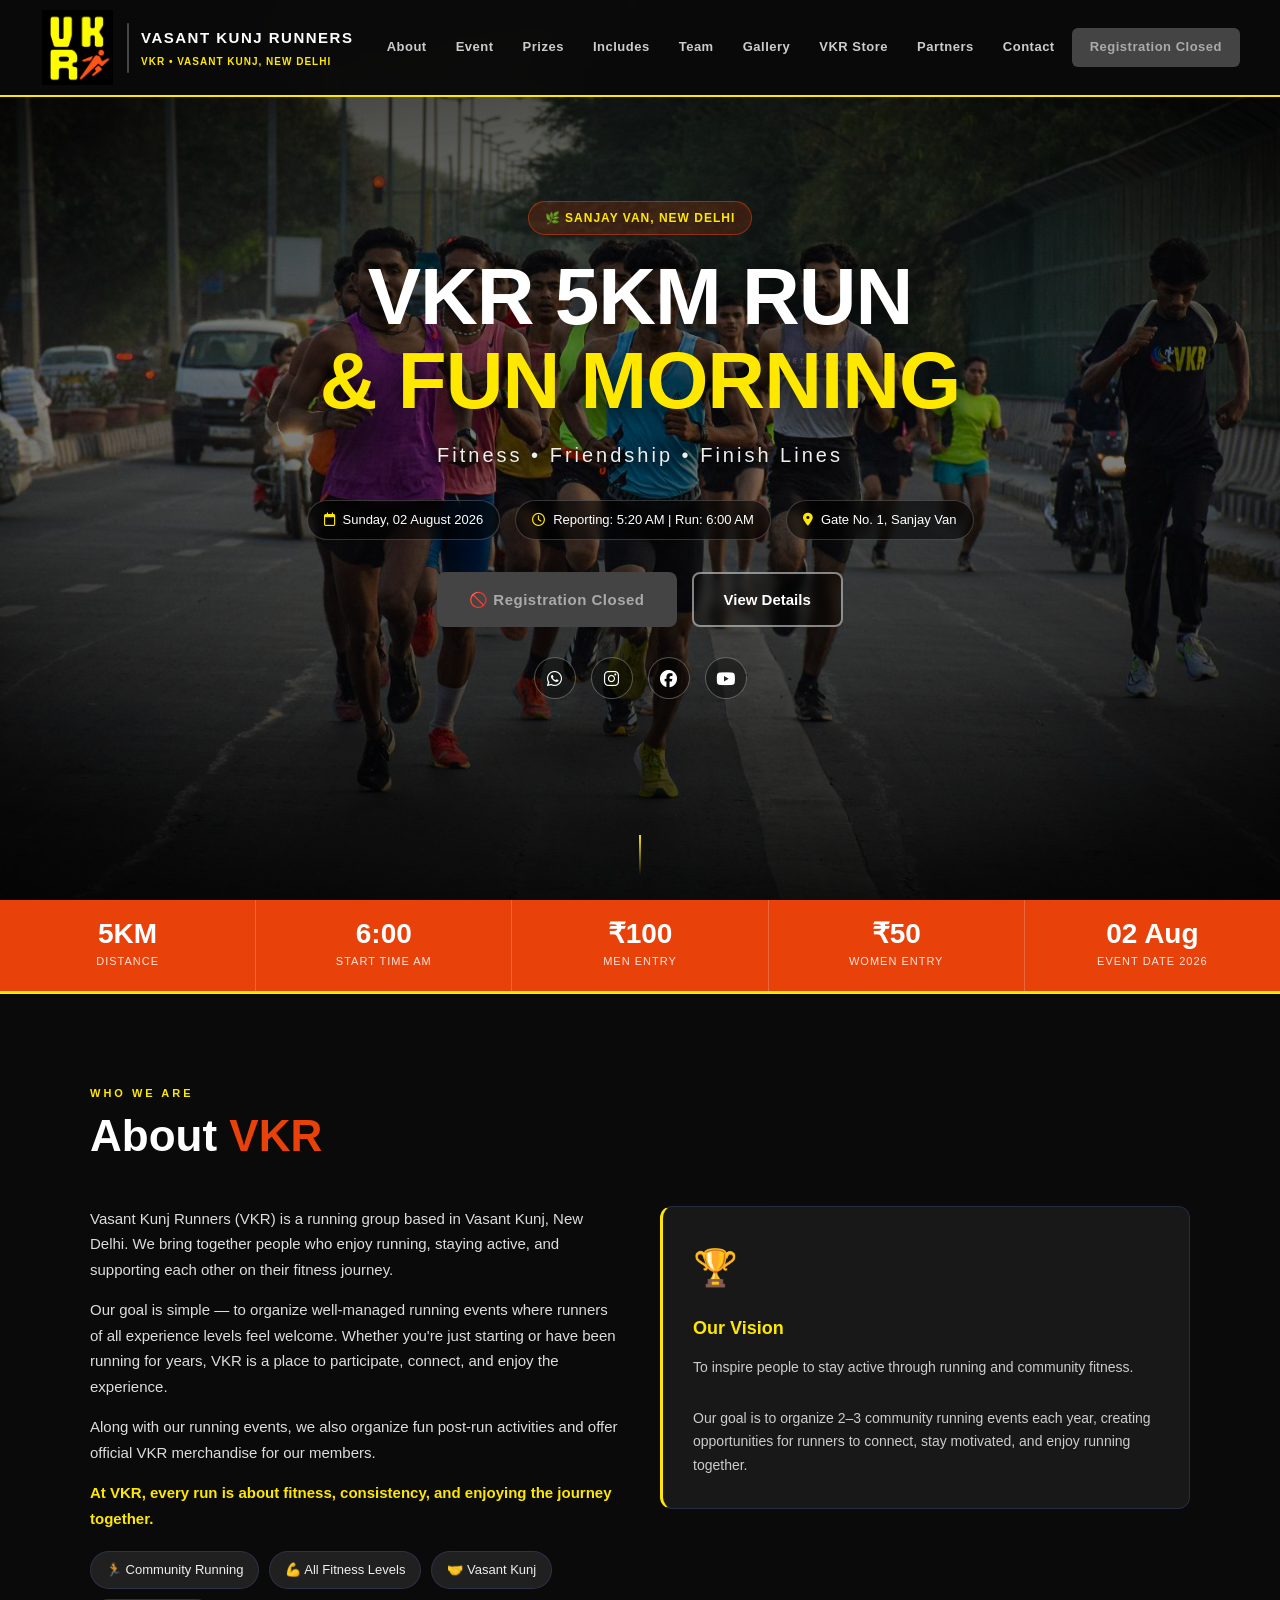
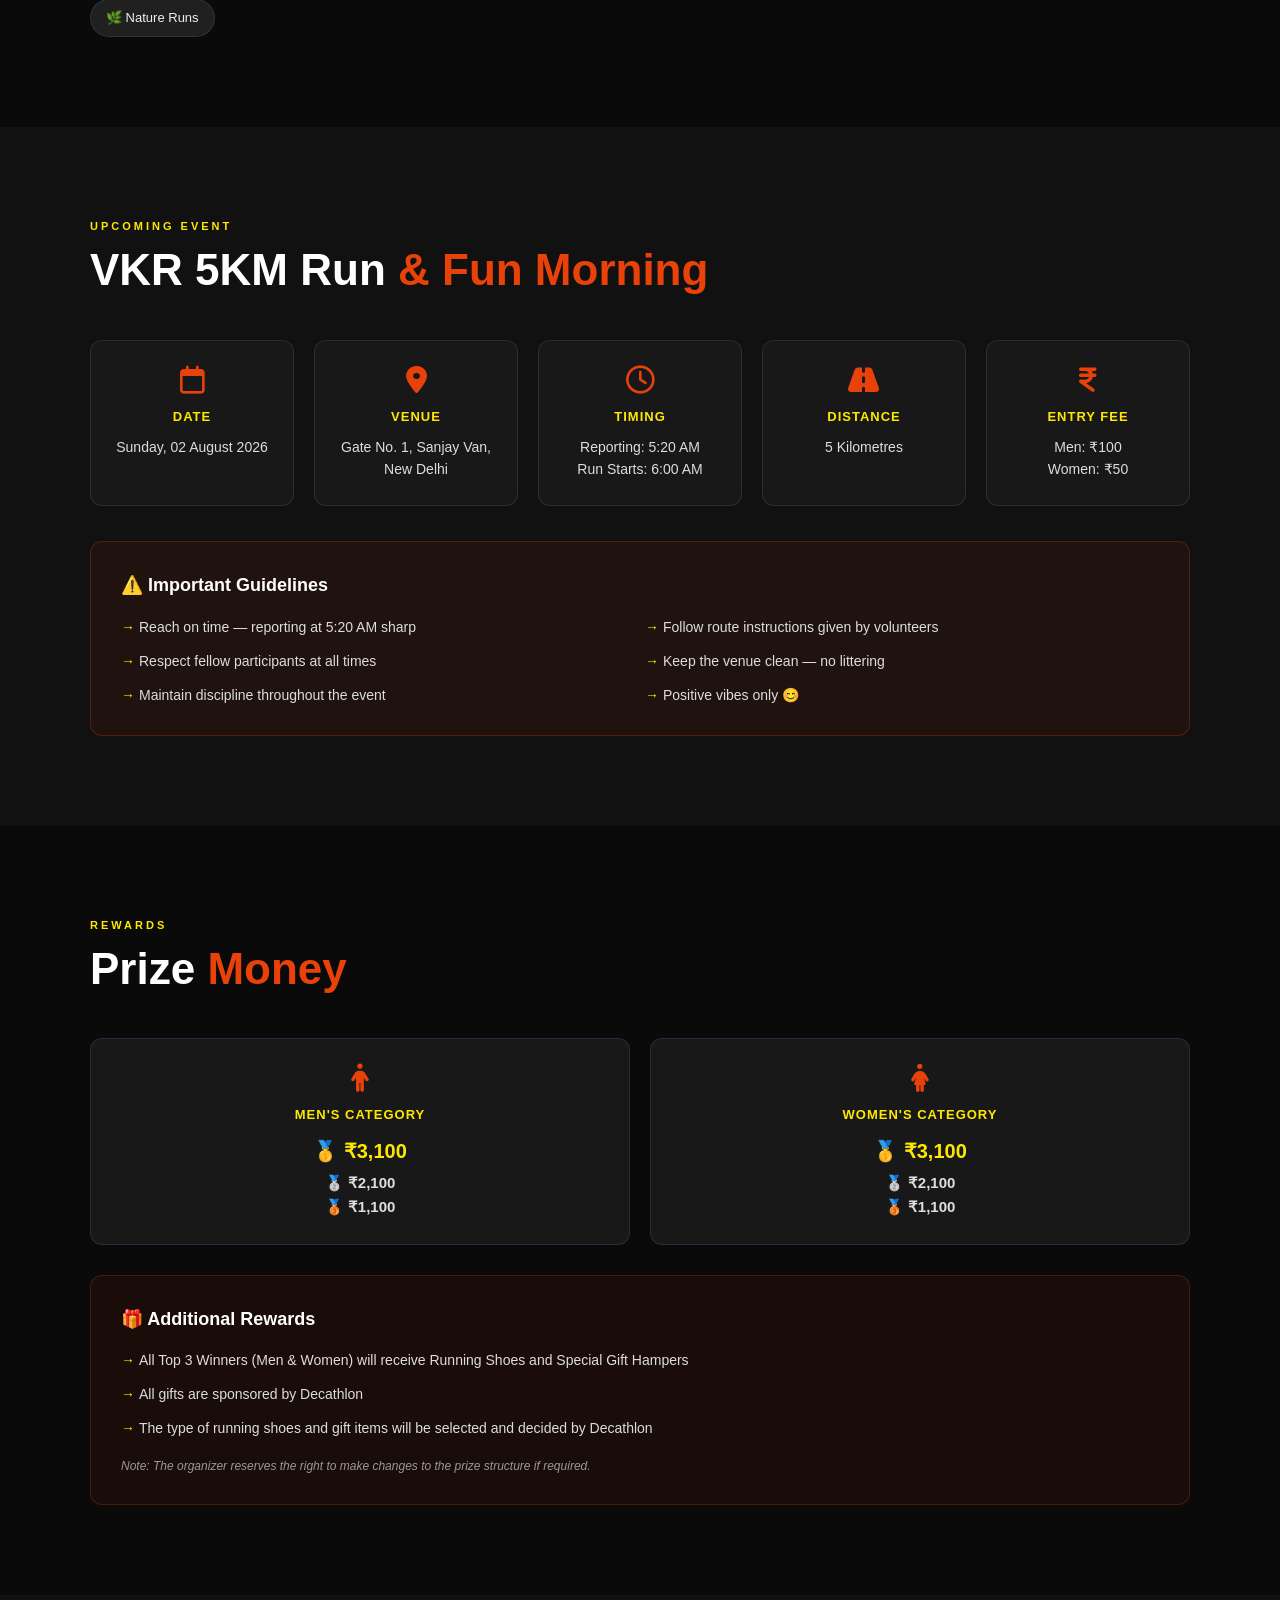
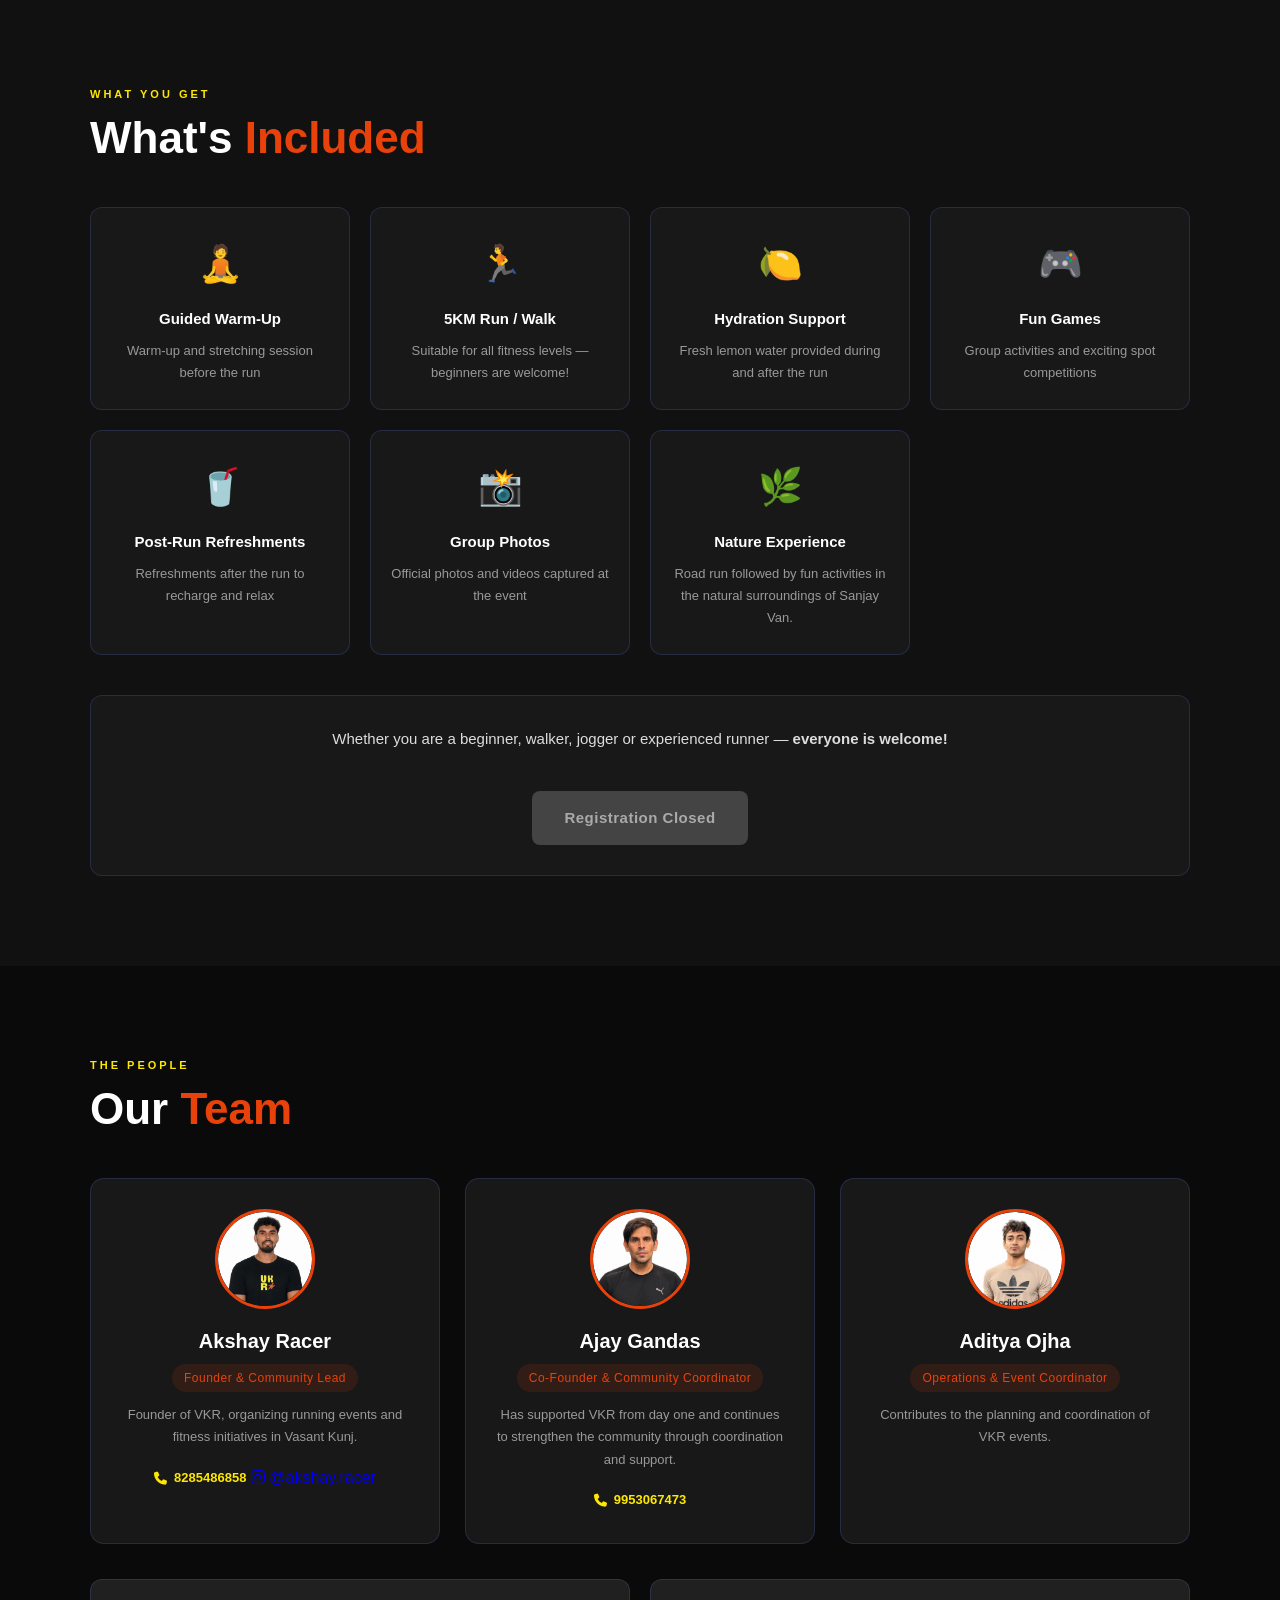
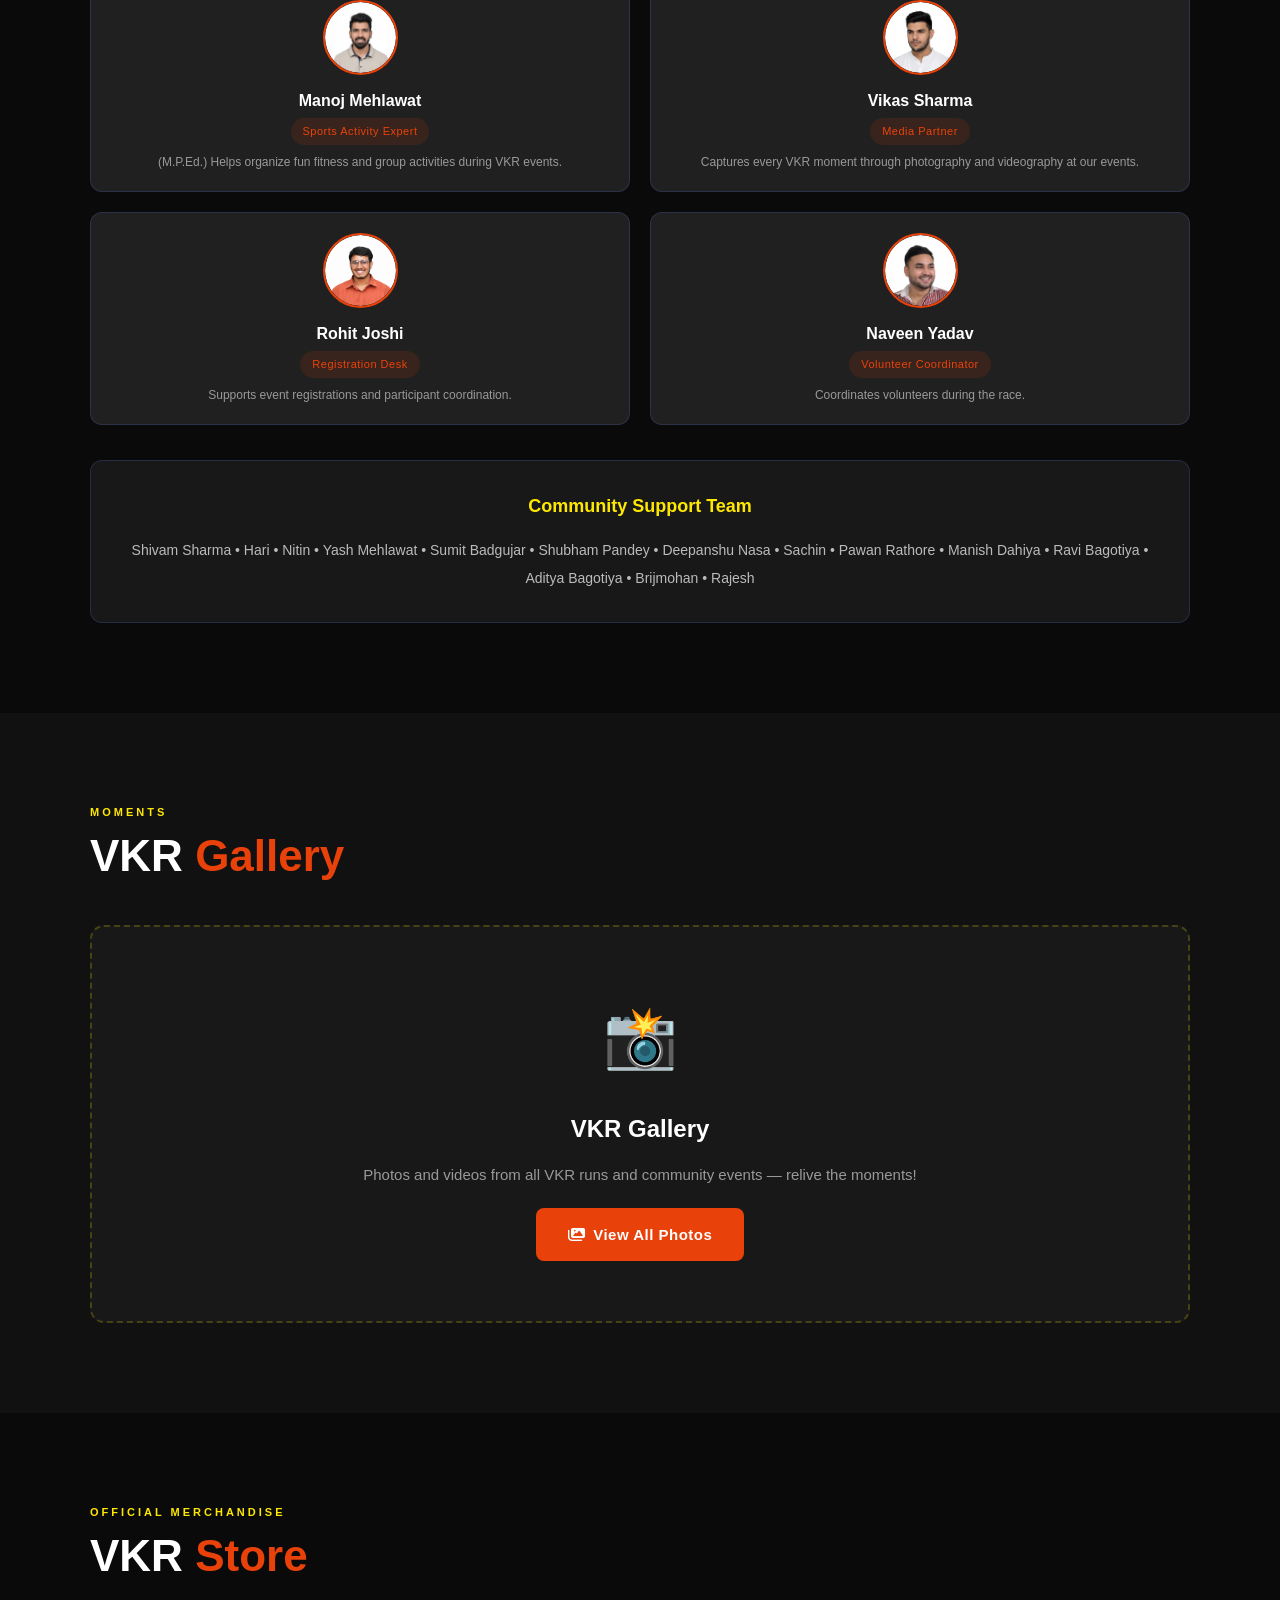
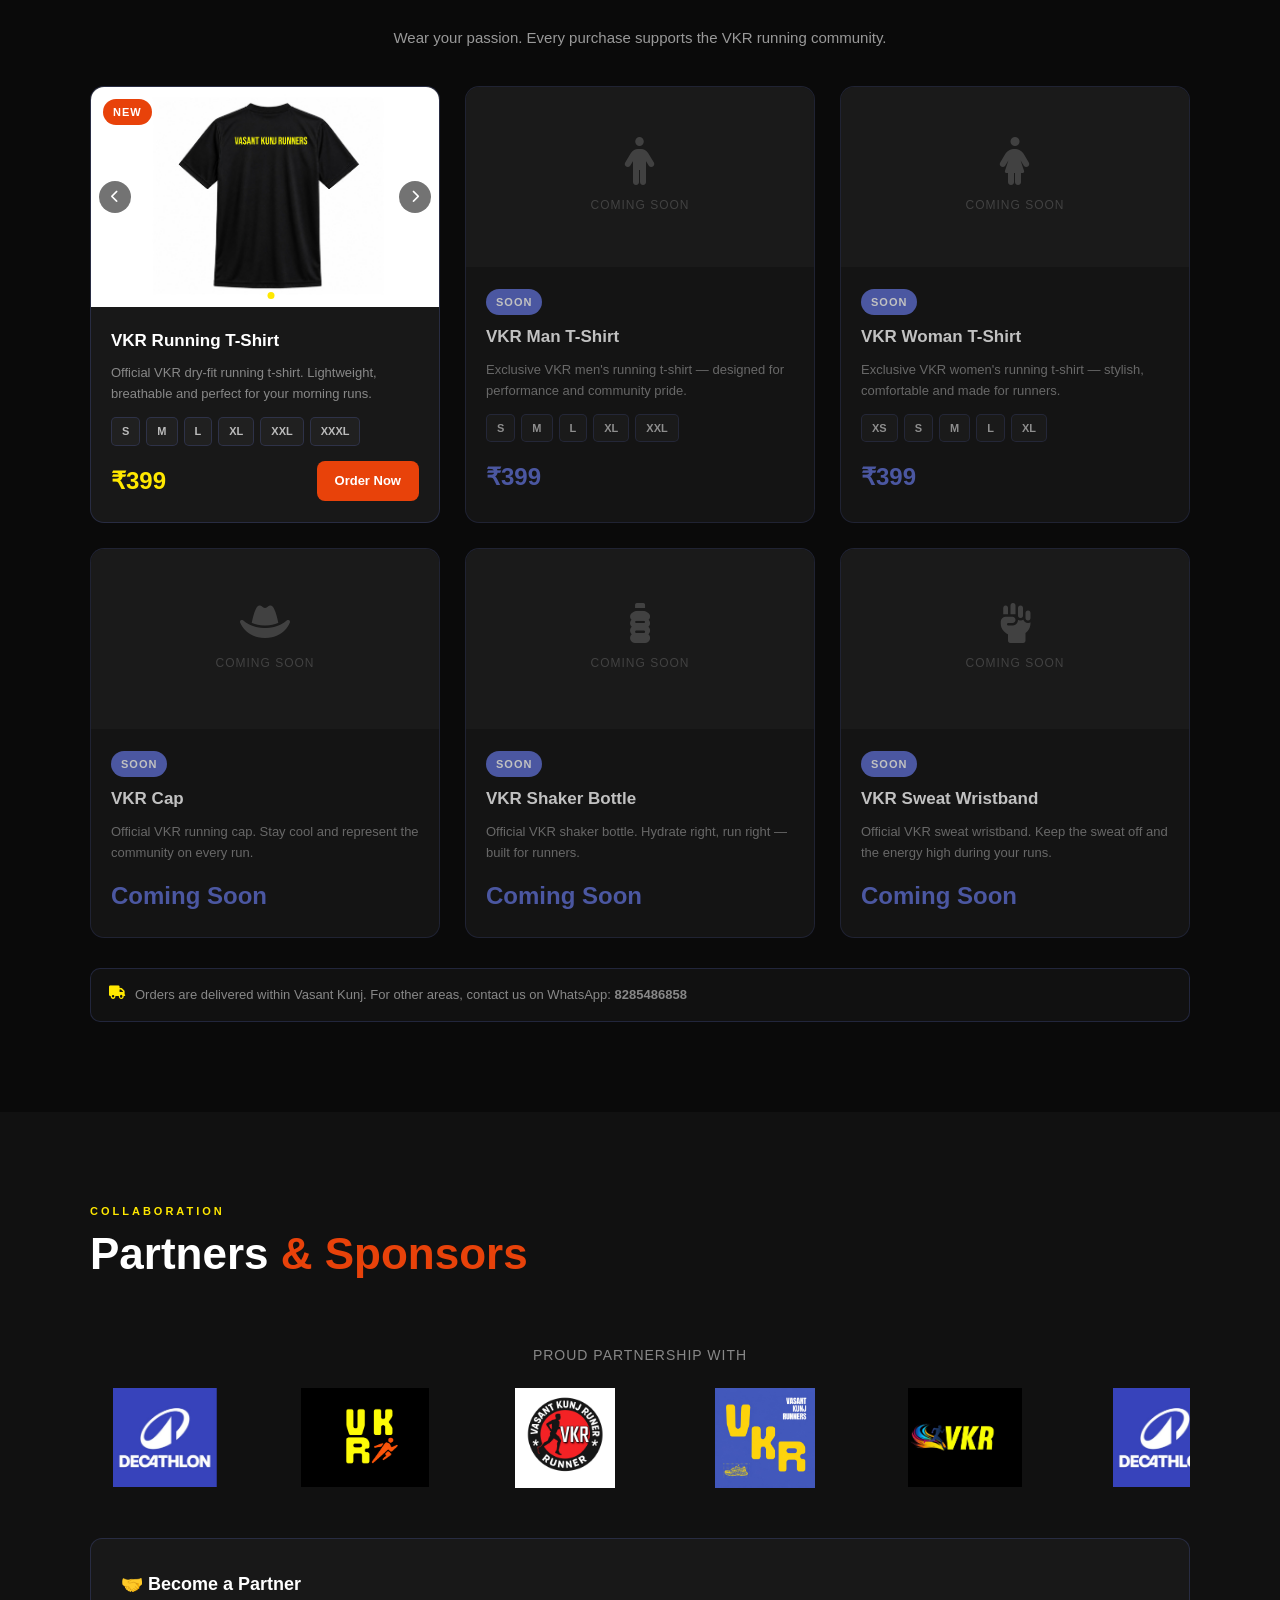
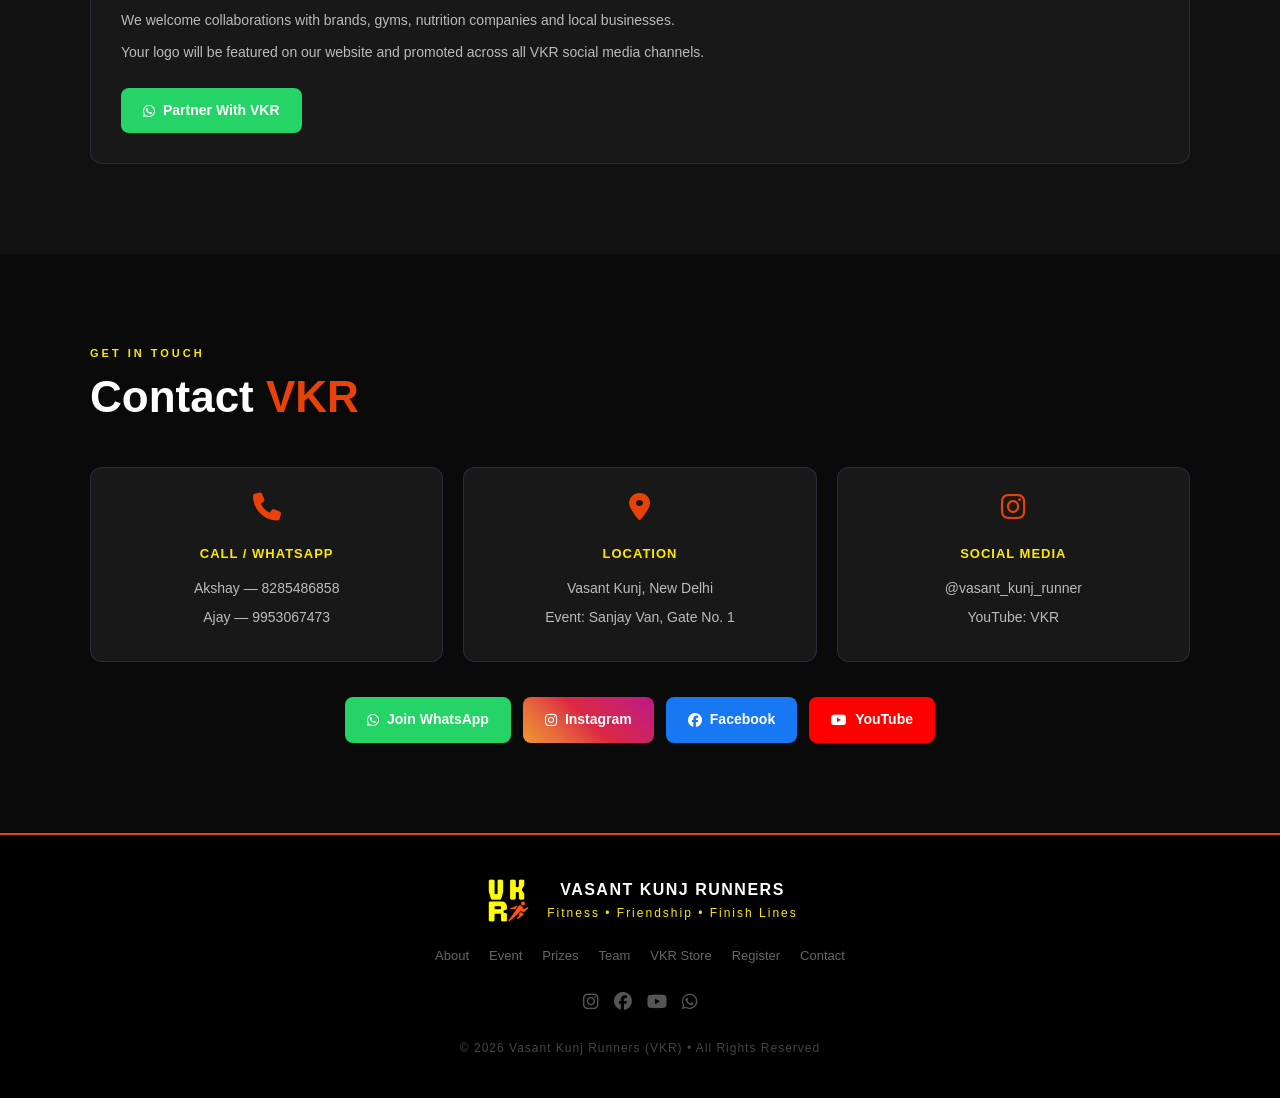
<file: index.html>
<!DOCTYPE html>
<html lang="en">
<head>
<meta charset="UTF-8">
  <meta name="google-site-verification" content="yqXJyx6iaTwusfSPq1sBlTRHW33y-kqVj2RmZ6FhGtM" />
<link rel="icon" href="favicon.ico" type="image/x-icon">
<link rel="shortcut icon" href="favicon.ico" type="image/x-icon">
  <meta name="viewport" content="width=device-width, initial-scale=1.0">
<title>Vasant Kunj Runners — VKR 5K Run & Fun Morning</title>
<link rel="stylesheet" href="style.css">
<link rel="stylesheet" href="https://cdnjs.cloudflare.com/ajax/libs/font-awesome/6.5.1/css/all.min.css">
</head>
<body>

<header id="header">
  <div class="logo-section">
    <img src="vkr_logo.png" alt="VKR Logo">
    <div class="logo-divider"></div><div class="logo-text">
      <span class="logo-main">VASANT KUNJ RUNNERS</span>
      <span class="logo-sub">VKR • VASANT KUNJ, NEW DELHI</span>
    </div>
  </div>
  <nav id="mainNav">
    <a href="#about">About</a>
    <a href="#event">Event</a>
    <a href="#prizes">Prizes</a>
    <a href="#includes">Includes</a>
    <a href="#team">Team</a>
    <a href="#gallery">Gallery</a>
    <a href="#store">VKR Store</a>
    <a href="#partners">Partners</a>
    <a href="#contact">Contact</a>
    <a href="register.html" class="nav-cta" style="background:#444 !important; color:#aaa !important; cursor:not-allowed;">Registration Closed</a>
  </nav>
  <div class="header-right">
    <a href="#store" class="store-icon-btn" title="VKR Store"><i class="fa-solid fa-bag-shopping"></i></a>
    <button class="hamburger" onclick="toggleMenu()" aria-label="Menu">
      <span></span><span></span><span></span>
    </button>
  </div>
</header>

<section class="hero">
  <div class="hero-slides">
    <div class="slide active" style="background-image:url('banner1.jpg')"></div>
    <div class="slide" style="background-image:url('banner2.jpg')"></div>
    <div class="slide" style="background-image:url('banner3.jpg')"></div>
    <div class="slide" style="background-image:url('banner4.jpg')"></div>
    <div class="slide" style="background-image:url('banner5.jpg')"></div>
    <div class="slide" style="background-image:url('banner6.jpg')"></div>
    <div class="slide" style="background-image:url('banner7.jpg')"></div>
    <div class="slide" style="background-image:url('banner8.jpg')"></div>
    <div class="slide" style="background-image:url('banner9.jpg')"></div>
    <div class="slide" style="background-image:url('banner10.jpg')"></div>
  </div>
  <div class="hero-overlay"></div>
  <div class="hero-content">
    <div class="hero-badge">🌿 SANJAY VAN, NEW DELHI</div>
    <h1>VKR 5KM RUN<br><span class="hero-accent">&amp; FUN MORNING</span></h1>
    <p class="hero-tagline">Fitness &bull; Friendship &bull; Finish Lines</p>
    <div class="hero-meta">
      <div class="meta-item"><i class="fa-regular fa-calendar"></i> Sunday, 02 August 2026</div>
      <div class="meta-item"><i class="fa-regular fa-clock"></i> Reporting: 5:20 AM | Run: 6:00 AM</div>
      <div class="meta-item"><i class="fa-solid fa-location-dot"></i> Gate No. 1, Sanjay Van</div>
    </div>
    <div class="hero-actions">
      <a href="register.html" class="btn-primary" style="background:#444 !important; color:#aaa !important; cursor:not-allowed; border-color:#444 !important;">🚫 Registration Closed</a>
      <a href="#event" class="btn-outline">View Details</a>
    </div>
    <div class="hero-socials">
      <a href="https://chat.whatsapp.com/BrPnQoCk3TuAJwou2jRXqJ" target="_blank"><i class="fa-brands fa-whatsapp"></i></a>
      <a href="https://www.instagram.com/vasant_kunj_runner" target="_blank"><i class="fa-brands fa-instagram"></i></a>
      <a href="https://www.facebook.com/share/1Pc8AXGDj5/" target="_blank"><i class="fa-brands fa-facebook"></i></a>
      <a href="https://youtube.com/@vasantkunjrunnervkr" target="_blank"><i class="fa-brands fa-youtube"></i></a>
    </div>
  </div>
  <div class="hero-scroll"><span></span></div>
</section>

<section class="stats-bar">
  <div class="stat"><span class="stat-num">5KM</span><span class="stat-label">Distance</span></div>
  <div class="stat"><span class="stat-num">6:00</span><span class="stat-label">Start Time AM</span></div>
  <div class="stat"><span class="stat-num">₹100</span><span class="stat-label">Men Entry</span></div>
  <div class="stat"><span class="stat-num">₹50</span><span class="stat-label">Women Entry</span></div>
  <div class="stat"><span class="stat-num">02 Aug</span><span class="stat-label">Event Date 2026</span></div>
</section>

<section id="about" class="section">
  <div class="section-inner">
    <div class="section-label">WHO WE ARE</div>
    <h2 class="section-title">About <span class="red">VKR</span></h2>
    <div class="about-grid">
      <div class="about-text">
        <p>Vasant Kunj Runners (VKR) is a running group based in Vasant Kunj, New Delhi. We bring together people who enjoy running, staying active, and supporting each other on their fitness journey.</p>
        <p>Our goal is simple — to organize well-managed running events where runners of all experience levels feel welcome. Whether you're just starting or have been running for years, VKR is a place to participate, connect, and enjoy the experience.</p>
        <p>Along with our running events, we also organize fun post-run activities and offer official VKR merchandise for our members.</p>
        <p><strong style="color:var(--yellow)">At VKR, every run is about fitness, consistency, and enjoying the journey together.</strong></p>
        <div class="about-tags">
          <span>🏃 Community Running</span>
          <span>💪 All Fitness Levels</span>
          <span>🤝 Vasant Kunj</span>
          <span>🌿 Nature Runs</span>
        </div>
      </div>
      <div class="about-card">
        <div class="about-card-icon">🏆</div>
        <h3>Our Vision</h3>
        <p>To inspire people to stay active through running and community fitness.</p>
        <br>
        <p>Our goal is to organize 2–3 community running events each year, creating opportunities for runners to connect, stay motivated, and enjoy running together.</p>
      </div>
    </div>
  </div>
</section>

<section id="event" class="section section-dark">
  <div class="section-inner">
    <div class="section-label">UPCOMING EVENT</div>
    <h2 class="section-title">VKR 5KM Run <span class="red">&amp; Fun Morning</span></h2>
    <div class="event-grid">
      <div class="event-detail-card"><i class="fa-regular fa-calendar red-icon"></i><h4>Date</h4><p>Sunday, 02 August 2026</p></div>
      <div class="event-detail-card"><i class="fa-solid fa-location-dot red-icon"></i><h4>Venue</h4><p>Gate No. 1, Sanjay Van, New Delhi</p></div>
      <div class="event-detail-card"><i class="fa-regular fa-clock red-icon"></i><h4>Timing</h4><p>Reporting: 5:20 AM<br>Run Starts: 6:00 AM</p></div>
      <div class="event-detail-card"><i class="fa-solid fa-road red-icon"></i><h4>Distance</h4><p>5 Kilometres</p></div>
      <div class="event-detail-card"><i class="fa-solid fa-indian-rupee-sign red-icon"></i><h4>Entry Fee</h4><p>Men: ₹100<br>Women: ₹50</p></div>
    </div>
    <div class="guidelines-box">
      <h3>⚠️ Important Guidelines</h3>
      <ul>
        <li>Reach on time — reporting at 5:20 AM sharp</li>
        <li>Follow route instructions given by volunteers</li>
        <li>Respect fellow participants at all times</li>
        <li>Keep the venue clean — no littering</li>
        <li>Maintain discipline throughout the event</li>
        <li>Positive vibes only 😊</li>
      </ul>
    </div>
  </div>
</section>

<!-- PRIZE MONEY -->
<section id="prizes" class="section">
  <div class="section-inner">
    <div class="section-label">REWARDS</div>
    <h2 class="section-title">Prize <span class="red">Money</span></h2>

    <div class="event-grid" style="grid-template-columns:1fr 1fr;margin-bottom:30px;">
      <div class="event-detail-card">
        <i class="fa-solid fa-person red-icon"></i>
        <h4>Men's Category</h4>
        <p style="font-size:20px;font-weight:900;color:var(--yellow);margin:8px 0 4px;">🥇 ₹3,100</p>
        <p style="font-size:15px;font-weight:700;color:#ddd;">🥈 ₹2,100</p>
        <p style="font-size:15px;font-weight:700;color:#ddd;">🥉 ₹1,100</p>
      </div>
      <div class="event-detail-card">
        <i class="fa-solid fa-person-dress red-icon"></i>
        <h4>Women's Category</h4>
        <p style="font-size:20px;font-weight:900;color:var(--yellow);margin:8px 0 4px;">🥇 ₹3,100</p>
        <p style="font-size:15px;font-weight:700;color:#ddd;">🥈 ₹2,100</p>
        <p style="font-size:15px;font-weight:700;color:#ddd;">🥉 ₹1,100</p>
      </div>
    </div>

    <div class="guidelines-box">
      <h3>🎁 Additional Rewards</h3>
      <ul style="grid-template-columns:1fr;">
        <li>All Top 3 Winners (Men &amp; Women) will receive Running Shoes and Special Gift Hampers</li>
        <li>All gifts are sponsored by Decathlon</li>
        <li>The type of running shoes and gift items will be selected and decided by Decathlon</li>
      </ul>
      <p style="color:#999;font-size:12px;margin-top:15px;font-style:italic;">Note: The organizer reserves the right to make changes to the prize structure if required.</p>
    </div>
  </div>
</section>

<section id="includes" class="section section-dark">
  <div class="section-inner">
    <div class="section-label">WHAT YOU GET</div>
    <h2 class="section-title">What's <span class="red">Included</span></h2>
    <div class="includes-grid">
      <div class="include-card"><div class="include-icon">🧘</div><h4>Guided Warm-Up</h4><p>Warm-up and stretching session before the run</p></div>
      <div class="include-card"><div class="include-icon">🏃</div><h4>5KM Run / Walk</h4><p>Suitable for all fitness levels — beginners are welcome!</p></div>
      <div class="include-card"><div class="include-icon">🍋</div><h4>Hydration Support</h4><p>Fresh lemon water provided during and after the run</p></div>
      <div class="include-card"><div class="include-icon">🎮</div><h4>Fun Games</h4><p>Group activities and exciting spot competitions</p></div>
      <div class="include-card"><div class="include-icon">🥤</div><h4>Post-Run Refreshments</h4><p>Refreshments after the run to recharge and relax</p></div>
      <div class="include-card"><div class="include-icon">📸</div><h4>Group Photos</h4><p>Official photos and videos captured at the event</p></div>
      <div class="include-card"><div class="include-icon">🌿</div><h4>Nature Experience</h4><p>Road run followed by fun activities in the natural surroundings of Sanjay Van.</p></div>
    </div>
    <div class="includes-cta">
      <p>Whether you are a beginner, walker, jogger or experienced runner — <strong>everyone is welcome!</strong></p>
      <a href="register.html" class="btn-primary" style="margin-top:20px;display:inline-flex;background:#444 !important; color:#aaa !important; cursor:not-allowed;">Registration Closed</a>
    </div>
  </div>
</section>

<section id="team" class="section">
  <div class="section-inner">
    <div class="section-label">THE PEOPLE</div>
    <h2 class="section-title">Our <span class="red">Team</span></h2>
    <div class="team-grid">

      <!-- AKSHAY - Instagram added -->
      <div class="team-card">
        <div class="team-avatar-wrap">
          <img src="akshay.jpg" alt="Akshay Racer" class="team-photo" onerror="this.style.display='none';this.nextElementSibling.style.display='flex'">
          <div class="team-avatar" style="display:none">AR</div>
        </div>
        <h3>Akshay Racer</h3>
        <span class="team-role">Founder &amp; Community Lead</span>
        <p>Founder of VKR, organizing running events and fitness initiatives in Vasant Kunj.</p>
        <a href="tel:8285486858" class="team-contact"><i class="fa-solid fa-phone"></i> 8285486858</a>
        <a href="https://www.instagram.com/akshay.racer?igsh=MTlwZHcxNzdsMjhxcw==" target="_blank" class="team-insta"><i class="fa-brands fa-instagram"></i> @akshay.racer</a>
      </div>

      <div class="team-card">
        <div class="team-avatar-wrap">
          <img src="ajay.jpg" alt="Ajay Gandas" class="team-photo" onerror="this.style.display='none';this.nextElementSibling.style.display='flex'">
          <div class="team-avatar" style="display:none">AG</div>
        </div>
        <h3>Ajay Gandas</h3>
        <span class="team-role">Co-Founder &amp; Community Coordinator</span>
        <p>Has supported VKR from day one and continues to strengthen the community through coordination and support.</p>
        <a href="tel:9953067473" class="team-contact"><i class="fa-solid fa-phone"></i> 9953067473</a>
      </div>

      <div class="team-card">
        <div class="team-avatar-wrap">
          <img src="aditya.jpg" alt="Aditya Ojha" class="team-photo" onerror="this.style.display='none';this.nextElementSibling.style.display='flex'">
          <div class="team-avatar" style="display:none">AO</div>
        </div>
        <h3>Aditya Ojha</h3>
        <span class="team-role">Operations &amp; Event Coordinator</span>
        <p>Contributes to the planning and coordination of VKR events.</p>
      </div>

    </div>

    <div class="support-team-grid">
      <div class="support-card">
        <div class="support-avatar-wrap">
          <img src="manoj.jpg" alt="Manoj Mehlawat" class="team-photo" onerror="this.style.display='none';this.nextElementSibling.style.display='flex'">
          <div class="team-avatar" style="display:none">MM</div>
        </div>
        <h4>Manoj Mehlawat</h4>
        <span class="team-role">Sports Activity Expert</span>
        <p>(M.P.Ed.) Helps organize fun fitness and group activities during VKR events.</p>
      </div>
      <div class="support-card">
        <div class="support-avatar-wrap">
          <img src="vikas.jpg" alt="Vikas Sharma" class="team-photo" onerror="this.style.display='none';this.nextElementSibling.style.display='flex'">
          <div class="team-avatar" style="display:none">VS</div>
        </div>
        <h4>Vikas Sharma</h4>
        <span class="team-role">Media Partner</span>
        <p>Captures every VKR moment through photography and videography at our events.</p>
      </div>
      <div class="support-card">
        <div class="support-avatar-wrap">
          <img src="rohit.jpg" alt="Rohit Joshi" class="team-photo" onerror="this.style.display='none';this.nextElementSibling.style.display='flex'">
          <div class="team-avatar" style="display:none">RJ</div>
        </div>
        <h4>Rohit Joshi</h4>
        <span class="team-role">Registration Desk</span>
        <p>Supports event registrations and participant coordination.</p>
      </div>
      <div class="support-card">
        <div class="support-avatar-wrap">
          <img src="naveen.jpg" alt="Naveen Yadav" class="team-photo" onerror="this.style.display='none';this.nextElementSibling.style.display='flex'">
          <div class="team-avatar" style="display:none">NY</div>
        </div>
        <h4>Naveen Yadav</h4>
        <span class="team-role">Volunteer Coordinator</span>
        <p>Coordinates volunteers during the race.</p>
      </div>
    </div>

    <div class="support-section">
      <h3>Community Support Team</h3>
      <div class="support-names">
        Shivam Sharma &bull; Hari &bull; Nitin &bull; Yash Mehlawat &bull; Sumit Badgujar &bull; Shubham Pandey &bull; Deepanshu Nasa &bull; Sachin &bull; Pawan Rathore &bull; Manish Dahiya &bull; Ravi Bagotiya &bull; Aditya Bagotiya &bull; Brijmohan &bull; Rajesh
      </div>
    </div>
  </div>
</section>

<section id="gallery" class="section section-dark">
  <div class="section-inner">
    <div class="section-label">MOMENTS</div>
    <h2 class="section-title">VKR <span class="red">Gallery</span></h2>
    <div class="gallery-coming">
      <div class="gallery-icon">📸</div>
      <h3>VKR Gallery</h3>
      <p>Photos and videos from all VKR runs and community events — relive the moments!</p>
      <a href="gallery.html" class="btn-primary" style="margin-top:20px;display:inline-flex;align-items:center;gap:8px;">
        <i class="fa-solid fa-images"></i> View All Photos
      </a>
    </div>
  </div>
</section>

<!-- VKR STORE - Updated with Man & Woman T-Shirt -->
<section id="store" class="section">
  <div class="section-inner">
    <div class="section-label">OFFICIAL MERCHANDISE</div>
    <h2 class="section-title">VKR <span class="red">Store</span></h2>
    <p class="store-sub">Wear your passion. Every purchase supports the VKR running community.</p>
    <div class="store-grid">

      <!-- Current T-Shirt -->
      <div class="product-card">
        <div class="product-img-wrap">
          <div class="tshirt-slider" id="tshirtSlider">
            <div class="tslide active"><img src="tshirt1.jpg" alt="VKR T-Shirt Front" onerror="this.parentElement.style.display='none'"></div>
            <div class="tslide"><img src="tshirt2.jpg" alt="VKR T-Shirt Back" onerror="this.parentElement.style.display='none'"></div>
            <div class="tslide"><img src="tshirt3.jpg" alt="VKR T-Shirt 3" onerror="this.parentElement.style.display='none'"></div>
            <div class="tslide"><img src="tshirt4.jpg" alt="VKR T-Shirt 4" onerror="this.parentElement.style.display='none'"></div>
          </div>
          <button class="tslider-btn tslider-prev" onclick="tSlide(-1)"><i class="fa-solid fa-chevron-left"></i></button>
          <button class="tslider-btn tslider-next" onclick="tSlide(1)"><i class="fa-solid fa-chevron-right"></i></button>
          <div class="tslider-dots">
            <span class="tdot active" onclick="tGoTo(0)"></span>
            <span class="tdot" onclick="tGoTo(1)"></span>
            <span class="tdot" onclick="tGoTo(2)"></span>
            <span class="tdot" onclick="tGoTo(3)"></span>
          </div>
          <div class="product-badge">NEW</div>
        </div>
        <div class="product-info">
          <h3>VKR Running T-Shirt</h3>
          <p class="product-desc">Official VKR dry-fit running t-shirt. Lightweight, breathable and perfect for your morning runs.</p>
          <div class="product-sizes"><span>S</span><span>M</span><span>L</span><span>XL</span><span>XXL</span><span>XXXL</span></div>
          <div class="product-footer">
            <span class="product-price">₹399</span>
            <a href="order.html" class="btn-order">Order Now</a>
          </div>
        </div>
      </div>

      <!-- VKR MAN T-SHIRT -->
      <div class="product-coming">
        <div class="coming-placeholder"><i class="fa-solid fa-person" style="font-size:48px;color:#555;"></i><span>COMING SOON</span></div>
        <div class="product-info">
          <div class="product-badge" style="position:relative;top:0;left:0;display:inline-block;margin-bottom:8px;">SOON</div>
          <h3>VKR Man T-Shirt</h3>
          <p class="product-desc">Exclusive VKR men's running t-shirt — designed for performance and community pride.</p>
          <div class="product-sizes"><span>S</span><span>M</span><span>L</span><span>XL</span><span>XXL</span></div>
          <div class="product-footer"><span class="product-price" style="color:var(--blue)">₹399</span></div>
        </div>
      </div>

      <!-- VKR WOMAN T-SHIRT -->
      <div class="product-coming">
        <div class="coming-placeholder"><i class="fa-solid fa-person-dress" style="font-size:48px;color:#555;"></i><span>COMING SOON</span></div>
        <div class="product-info">
          <div class="product-badge" style="position:relative;top:0;left:0;display:inline-block;margin-bottom:8px;">SOON</div>
          <h3>VKR Woman T-Shirt</h3>
          <p class="product-desc">Exclusive VKR women's running t-shirt — stylish, comfortable and made for runners.</p>
          <div class="product-sizes"><span>XS</span><span>S</span><span>M</span><span>L</span><span>XL</span></div>
          <div class="product-footer"><span class="product-price" style="color:var(--blue)">₹399</span></div>
        </div>
      </div>

      <!-- VKR CAP -->
      <div class="product-coming">
        <div class="coming-placeholder"><i class="fa-solid fa-hat-cowboy"></i><span>COMING SOON</span></div>
        <div class="product-info">
          <div class="product-badge" style="position:relative;top:0;left:0;display:inline-block;margin-bottom:8px;">SOON</div>
          <h3>VKR Cap</h3>
          <p class="product-desc">Official VKR running cap. Stay cool and represent the community on every run.</p>
          <div class="product-footer"><span class="product-price" style="color:var(--blue)">Coming Soon</span></div>
        </div>
      </div>

      <!-- SHAKER -->
      <div class="product-coming">
        <div class="coming-placeholder"><i class="fa-solid fa-bottle-water"></i><span>COMING SOON</span></div>
        <div class="product-info">
          <div class="product-badge" style="position:relative;top:0;left:0;display:inline-block;margin-bottom:8px;">SOON</div>
          <h3>VKR Shaker Bottle</h3>
          <p class="product-desc">Official VKR shaker bottle. Hydrate right, run right — built for runners.</p>
          <div class="product-footer"><span class="product-price" style="color:var(--blue)">Coming Soon</span></div>
        </div>
      </div>

      <!-- WRISTBAND -->
      <div class="product-coming">
        <div class="coming-placeholder"><i class="fa-solid fa-hand-fist"></i><span>COMING SOON</span></div>
        <div class="product-info">
          <div class="product-badge" style="position:relative;top:0;left:0;display:inline-block;margin-bottom:8px;">SOON</div>
          <h3>VKR Sweat Wristband</h3>
          <p class="product-desc">Official VKR sweat wristband. Keep the sweat off and the energy high during your runs.</p>
          <div class="product-footer"><span class="product-price" style="color:var(--blue)">Coming Soon</span></div>
        </div>
      </div>

    </div>
    <div class="store-note">
      <i class="fa-solid fa-truck"></i>
      <span>Orders are delivered within Vasant Kunj. For other areas, contact us on WhatsApp: <strong>8285486858</strong></span>
    </div>
  </div>
</section>

<!-- PARTNERS - Sponsor Slider added -->
<section id="partners" class="section section-dark">
  <div class="section-inner">
    <div class="section-label">COLLABORATION</div>
    <h2 class="section-title">Partners <span class="red">&amp; Sponsors</span></h2>

    <!-- SPONSOR LOGO SLIDER -->
    <div class="sponsor-slider-wrap">
      <p class="sponsor-title">Proud Partnership With</p>
      <div class="sponsor-track">
        <div class="sponsor-item"><img src="partner1.jpg" alt="Partner 1"></div>
        <div class="sponsor-item"><img src="partner2.jpg" alt="Partner 2"></div>
        <div class="sponsor-item"><img src="partner3.jpg" alt="Partner 3"></div>
        <div class="sponsor-item"><img src="partner4.jpg" alt="Partner 4"></div>
        <div class="sponsor-item"><img src="partner5.jpg" alt="Partner 5"></div>
        <!-- Duplicate set for seamless infinite loop -->
        <div class="sponsor-item"><img src="partner1.jpg" alt="Partner 1"></div>
        <div class="sponsor-item"><img src="partner2.jpg" alt="Partner 2"></div>
        <div class="sponsor-item"><img src="partner3.jpg" alt="Partner 3"></div>
        <div class="sponsor-item"><img src="partner4.jpg" alt="Partner 4"></div>
        <div class="sponsor-item"><img src="partner5.jpg" alt="Partner 5"></div>
      </div>
    </div>

    <div class="partners-grid" style="grid-template-columns:1fr;margin-top:30px;">
      <div class="partner-info-card">
        <h3>🤝 Become a Partner</h3>
        <p>We welcome collaborations with brands, gyms, nutrition companies and local businesses.</p>
        <p style="margin-top:8px;">Your logo will be featured on our website and promoted across all VKR social media channels.</p>
        <a href="https://wa.me/918285486858" target="_blank" class="btn-partner">
          <i class="fa-brands fa-whatsapp"></i> Partner With VKR
        </a>
      </div>
    </div>
  </div>
</section>

<section id="contact" class="section">
  <div class="section-inner">
    <div class="section-label">GET IN TOUCH</div>
    <h2 class="section-title">Contact <span class="red">VKR</span></h2>
    <div class="contact-grid">
      <div class="contact-card">
        <i class="fa-solid fa-phone red-icon"></i>
        <h4>Call / WhatsApp</h4>
        <a href="tel:8285486858">Akshay — 8285486858</a>
        <a href="tel:9953067473">Ajay — 9953067473</a>
      </div>
      <div class="contact-card">
        <i class="fa-solid fa-location-dot red-icon"></i>
        <h4>Location</h4>
        <p>Vasant Kunj, New Delhi</p>
        <p>Event: Sanjay Van, Gate No. 1</p>
      </div>
      <div class="contact-card">
        <i class="fa-brands fa-instagram red-icon"></i>
        <h4>Social Media</h4>
        <a href="https://www.instagram.com/vasant_kunj_runner" target="_blank">@vasant_kunj_runner</a>
        <a href="https://youtube.com/@vasantkunjrunnervkr" target="_blank">YouTube: VKR</a>
      </div>
    </div>
    <div class="social-row">
      <a href="https://chat.whatsapp.com/BrPnQoCk3TuAJwou2jRXqJ" target="_blank" class="social-btn whatsapp"><i class="fa-brands fa-whatsapp"></i> Join WhatsApp</a>
      <a href="https://www.instagram.com/vasant_kunj_runner" target="_blank" class="social-btn instagram"><i class="fa-brands fa-instagram"></i> Instagram</a>
      <a href="https://www.facebook.com/share/1Pc8AXGDj5/" target="_blank" class="social-btn facebook"><i class="fa-brands fa-facebook"></i> Facebook</a>
      <a href="https://youtube.com/@vasantkunjrunnervkr" target="_blank" class="social-btn youtube"><i class="fa-brands fa-youtube"></i> YouTube</a>
    </div>
  </div>
</section>

<footer>
  <div class="footer-inner">
    <div class="footer-logo">
      <img src="vkr_logo.png" alt="VKR">
      <div>
        <span class="footer-name">VASANT KUNJ RUNNERS</span>
        <span class="footer-tag">Fitness • Friendship • Finish Lines</span>
      </div>
    </div>
    <div class="footer-links">
      <a href="#about">About</a>
      <a href="#event">Event</a>
      <a href="#prizes">Prizes</a>
      <a href="#team">Team</a>
      <a href="#store">VKR Store</a>
      <a href="register.html">Register</a>
      <a href="#contact">Contact</a>
    </div>
    <div class="footer-socials">
      <a href="https://www.instagram.com/vasant_kunj_runner" target="_blank"><i class="fa-brands fa-instagram"></i></a>
      <a href="https://www.facebook.com/share/1Pc8AXGDj5/" target="_blank"><i class="fa-brands fa-facebook"></i></a>
      <a href="https://youtube.com/@vasantkunjrunnervkr" target="_blank"><i class="fa-brands fa-youtube"></i></a>
      <a href="https://chat.whatsapp.com/BrPnQoCk3TuAJwou2jRXqJ" target="_blank"><i class="fa-brands fa-whatsapp"></i></a>
    </div>
    <p class="footer-copy">© 2026 Vasant Kunj Runners (VKR) • All Rights Reserved</p>
  </div>
</footer>

<script src="script.js"></script>
<script>
var tCurrent = 0;
function tGoTo(n){
  var slides = document.querySelectorAll('.tslide');
  var dots = document.querySelectorAll('.tdot');
  if(!slides.length) return;
  slides[tCurrent].classList.remove('active');
  if(dots[tCurrent]) dots[tCurrent].classList.remove('active');
  tCurrent = (n + slides.length) % slides.length;
  slides[tCurrent].classList.add('active');
  if(dots[tCurrent]) dots[tCurrent].classList.add('active');
}
function tSlide(dir){ tGoTo(tCurrent + dir); }
setInterval(function(){ tSlide(1); }, 2500);
</script>
</body>
</html>
</file>
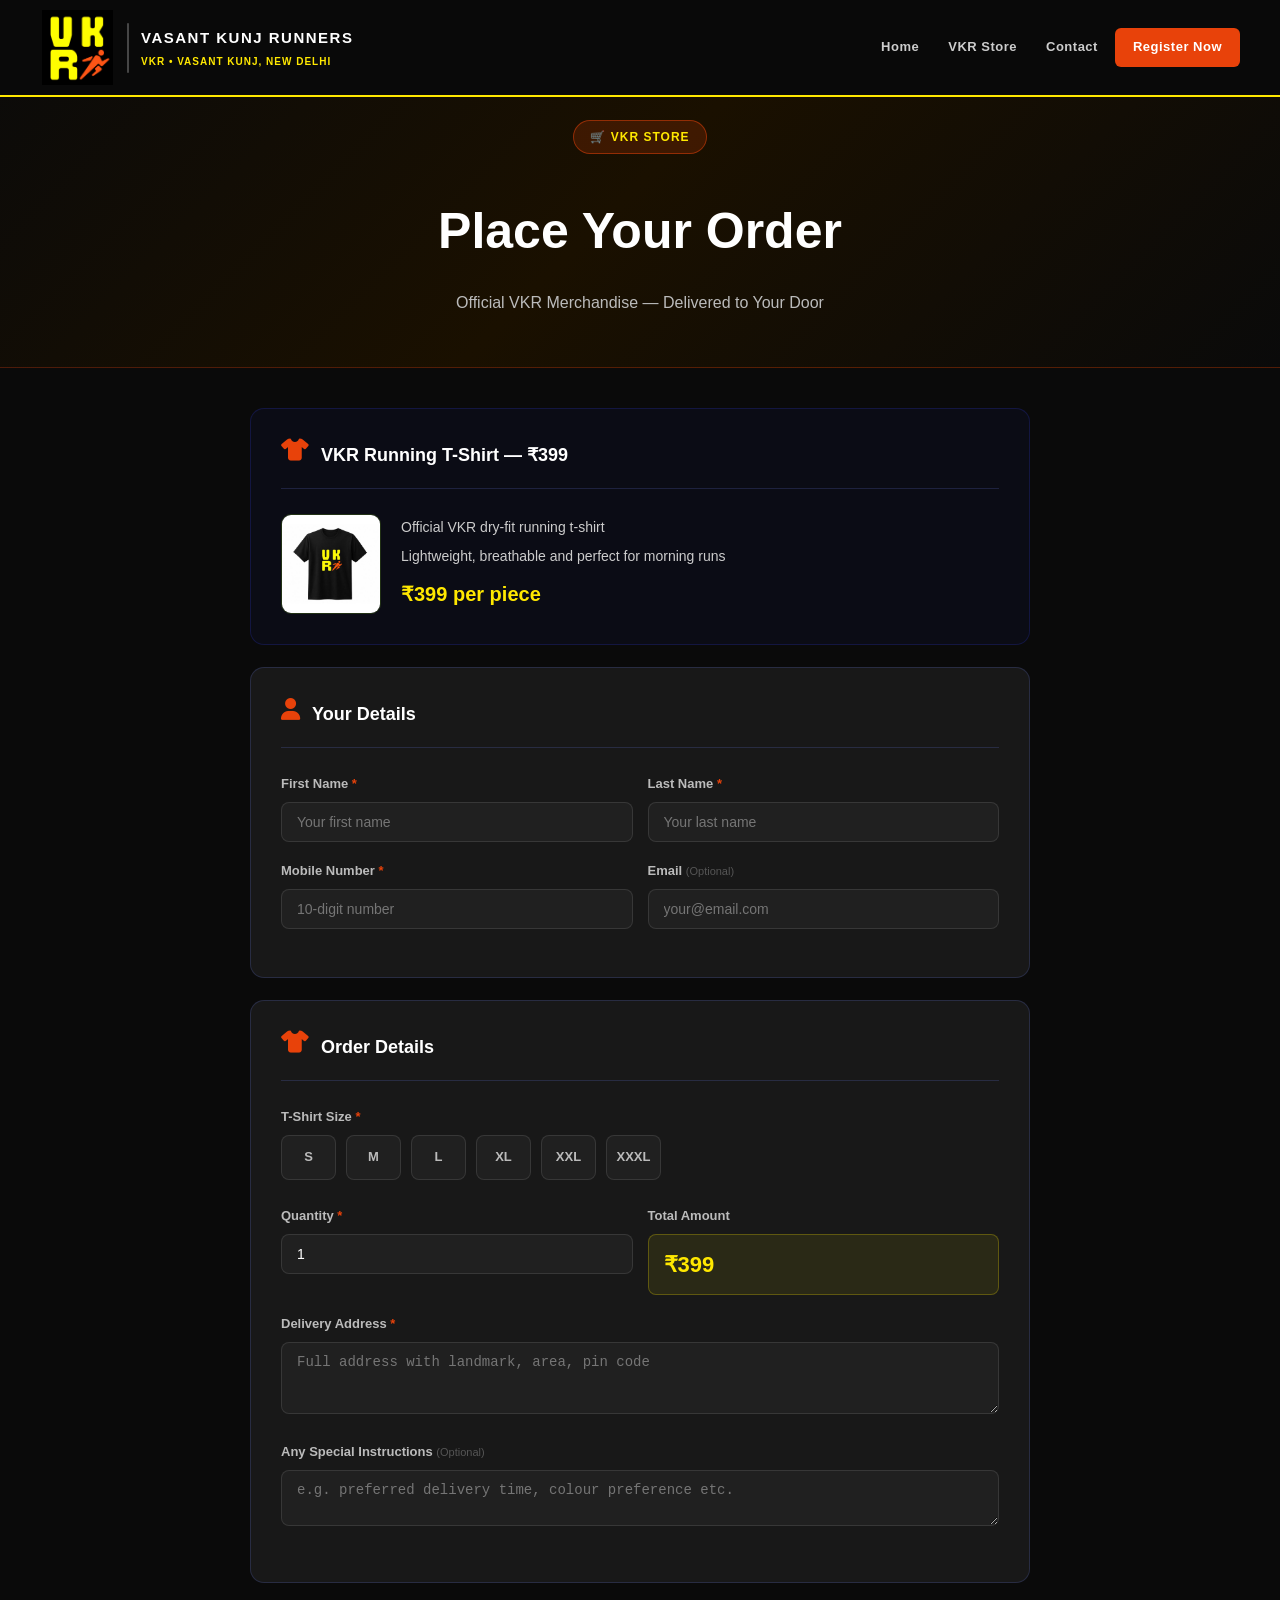
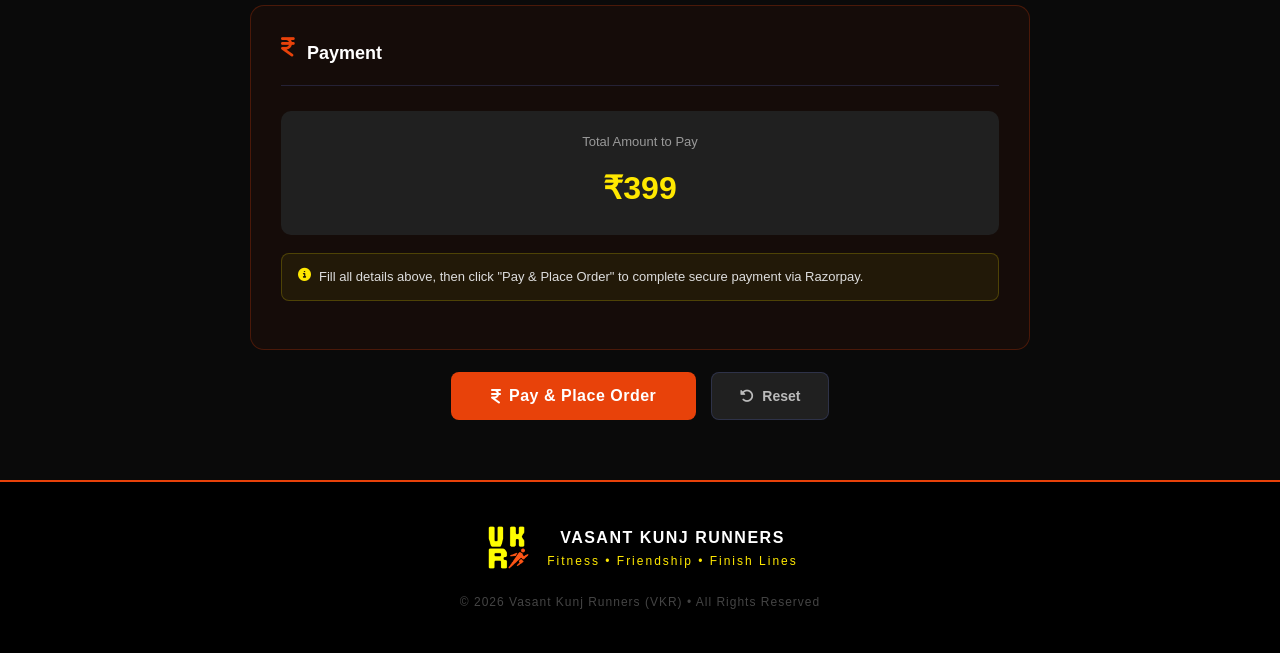
<file: order.html>
<!DOCTYPE html>
<html lang="en">
<head>
<meta charset="UTF-8">
<meta name="viewport" content="width=device-width, initial-scale=1.0">
<title>Order — VKR Store</title>
<link rel="stylesheet" href="style.css">
<link rel="stylesheet" href="https://cdnjs.cloudflare.com/ajax/libs/font-awesome/6.5.1/css/all.min.css">
<script src="https://checkout.razorpay.com/v1/checkout.js"></script>
</head>
<body>

<header id="header">
  <div class="logo-section">
    <img src="vkr_logo.png" alt="VKR Logo">
    <div class="logo-divider"></div><div class="logo-text">
      <span class="logo-main">VASANT KUNJ RUNNERS</span>
      <span class="logo-sub">VKR • VASANT KUNJ, NEW DELHI</span>
    </div>
  </div>
  <nav id="mainNav">
    <a href="index.html">Home</a>
    <a href="index.html#store">VKR Store</a>
    <a href="index.html#contact">Contact</a>
    <a href="register.html" class="nav-cta">Register Now</a>
  </nav>
  <div class="header-right"><a href="index.html#store" class="store-icon-btn" title="VKR Store"><i class="fa-solid fa-bag-shopping"></i></a><button class="hamburger" onclick="toggleMenu()"><span></span><span></span><span></span></button></div>
</header>

<div class="reg-hero">
  <div class="reg-hero-content">
    <div class="hero-badge">🛒 VKR STORE</div>
    <h1>Place Your Order</h1>
    <p style="color:#bbb;margin-top:10px;">Official VKR Merchandise — Delivered to Your Door</p>
  </div>
</div>

<div id="orderSuccess" class="success-screen" style="display:none;">
  <div class="success-inner">
    <div class="success-icon">✅</div>
    <h2>Order Placed Successfully!</h2>
    <p id="orderIdDisplay" class="reg-id-text"></p>
    <p>Our team will contact you within 24 hours to confirm your order and delivery details.</p>
    <p>For queries: <strong>8285486858</strong></p>
    <a href="index.html#store" class="btn-primary" style="margin-top:25px;display:inline-block;">← Back to Store</a>
  </div>
</div>

<div id="orderContainer" class="reg-container">

  <!-- PRODUCT SUMMARY -->
  <div class="form-card" style="background:rgba(43,53,193,0.06);border-color:rgba(43,53,193,0.25);">
    <div class="form-card-header">
      <i class="fa-solid fa-shirt red-icon"></i>
      <h3>VKR Running T-Shirt — ₹399</h3>
    </div>
    <div style="display:flex;gap:20px;align-items:center;flex-wrap:wrap;">
      <img src="tshirt1.jpg" alt="VKR T-Shirt" style="width:100px;height:100px;object-fit:cover;border-radius:10px;border:1px solid rgba(126,200,24,0.2);" onerror="this.style.display='none'">
      <div>
        <p style="color:#ccc;font-size:14px;">Official VKR dry-fit running t-shirt</p>
        <p style="color:#ccc;font-size:14px;margin-top:5px;">Lightweight, breathable and perfect for morning runs</p>
        <p style="color:var(--accent);font-size:20px;font-weight:800;margin-top:8px;">₹399 per piece</p>
      </div>
    </div>
  </div>

  <form id="orderForm" onsubmit="submitOrder(event)">

    <!-- PERSONAL DETAILS -->
    <div class="form-card">
      <div class="form-card-header">
        <i class="fa-solid fa-user red-icon"></i>
        <h3>Your Details</h3>
      </div>
      <div class="form-row">
        <div class="form-group">
          <label>First Name <span class="req">*</span></label>
          <input type="text" id="firstName" placeholder="Your first name" required>
        </div>
        <div class="form-group">
          <label>Last Name <span class="req">*</span></label>
          <input type="text" id="lastName" placeholder="Your last name" required>
        </div>
      </div>
      <div class="form-row">
        <div class="form-group">
          <label>Mobile Number <span class="req">*</span></label>
          <input type="tel" id="mobile" placeholder="10-digit number" pattern="[0-9]{10}" maxlength="10" required>
        </div>
        <div class="form-group">
          <label>Email <span class="opt">(Optional)</span></label>
          <input type="email" id="email" placeholder="your@email.com">
        </div>
      </div>
    </div>

    <!-- ORDER DETAILS -->
    <div class="form-card">
      <div class="form-card-header">
        <i class="fa-solid fa-shirt red-icon"></i>
        <h3>Order Details</h3>
      </div>
      <div class="form-group">
        <label>T-Shirt Size <span class="req">*</span></label>
        <div class="size-group">
          <label class="size-pill"><input type="radio" name="tshirtSize" value="S" required><span>S</span></label>
          <label class="size-pill"><input type="radio" name="tshirtSize" value="M"><span>M</span></label>
          <label class="size-pill"><input type="radio" name="tshirtSize" value="L"><span>L</span></label>
          <label class="size-pill"><input type="radio" name="tshirtSize" value="XL"><span>XL</span></label>
          <label class="size-pill"><input type="radio" name="tshirtSize" value="XXL"><span>XXL</span></label>
          <label class="size-pill"><input type="radio" name="tshirtSize" value="XXXL"><span>XXXL</span></label>
        </div>
      </div>
      <div class="form-row">
        <div class="form-group">
          <label>Quantity <span class="req">*</span></label>
          <input type="number" id="quantity" min="1" max="10" value="1" required onchange="updateTotal()">
        </div>
        <div class="form-group">
          <label>Total Amount</label>
          <div class="total-display" id="totalDisplay">₹399</div>
        </div>
      </div>
      <div class="form-group">
        <label>Delivery Address <span class="req">*</span></label>
        <textarea id="address" placeholder="Full address with landmark, area, pin code" rows="3" required></textarea>
      </div>
      <div class="form-group">
        <label>Any Special Instructions <span class="opt">(Optional)</span></label>
        <textarea id="notes" placeholder="e.g. preferred delivery time, colour preference etc." rows="2"></textarea>
      </div>
    </div>

    <!-- PAYMENT -->
    <div class="form-card payment-card">
      <div class="form-card-header">
        <i class="fa-solid fa-indian-rupee-sign red-icon"></i>
        <h3>Payment</h3>
      </div>
      <div style="background:var(--dark3);border-radius:10px;padding:20px;text-align:center;">
        <p style="color:#999;font-size:13px;margin-bottom:8px;">Total Amount to Pay</p>
        <p id="amountDisplay" style="color:var(--accent);font-size:32px;font-weight:900;margin:0;">₹399</p>
      </div>
      <div class="payment-note" style="margin-top:18px;">
        <i class="fa-solid fa-circle-info"></i>
        Fill all details above, then click "Pay & Place Order" to complete secure payment via Razorpay.
      </div>
    </div>

    <!-- BUTTONS -->
    <div class="form-actions">
      <button type="submit" class="btn-primary btn-submit" id="submitBtn">
        <i class="fa-solid fa-indian-rupee-sign"></i> Pay &amp; Place Order
      </button>
      <button type="reset" class="btn-reset" onclick="document.getElementById('amountDisplay').innerText='₹399'">
        <i class="fa-solid fa-rotate-left"></i> Reset
      </button>
    </div>
    <div id="loadingMsg" class="loading-box" style="display:none;">
      <div class="loading-spinner"></div>
      <span id="loadingText">Creating payment order, please wait...</span>
    </div>
  </form>
</div>

<footer>
  <div class="footer-inner">
    <div class="footer-logo">
      <img src="vkr_logo.png" alt="VKR">
      <div>
        <span class="footer-name">VASANT KUNJ RUNNERS</span>
        <span class="footer-tag">Fitness • Friendship • Finish Lines</span>
      </div>
    </div>
    <p class="footer-copy">© 2026 Vasant Kunj Runners (VKR) • All Rights Reserved</p>
  </div>
</footer>

<script src="script.js"></script>
<script>
// ✅ APNA GOOGLE APPS SCRIPT URL YAHAN DAALEIN
var SCRIPT_URL = "https://script.google.com/macros/s/AKfycbzeo4F4E98yc91zVxsHwltAoMArFEFduYbFWojXv7edEiQIoESb6iJHQ0UoLWHHFaEi/exec";

function updateTotal(){
  var qty = parseInt(document.getElementById('quantity').value) || 1;
  var amount = qty * 399;
  document.getElementById('totalDisplay').innerText = '₹' + amount;
  document.getElementById('amountDisplay').innerText = '₹' + amount;
}

async function submitOrder(e){
  e.preventDefault();
  var size = document.querySelector('input[name="tshirtSize"]:checked');
  if(!size){ alert('Please select a t-shirt size.'); return; }

  var qty = parseInt(document.getElementById('quantity').value) || 1;
  var amount = qty * 399;

  var formData = {
    type: 'order',
    firstName: document.getElementById('firstName').value.trim(),
    lastName: document.getElementById('lastName').value.trim(),
    mobile: document.getElementById('mobile').value.trim(),
    email: document.getElementById('email').value.trim(),
    tshirtSize: size.value,
    quantity: qty,
    amount: amount,
    address: document.getElementById('address').value.trim(),
    notes: document.getElementById('notes').value.trim()
  };

  document.getElementById('submitBtn').disabled = true;
  document.getElementById('submitBtn').innerHTML = '<i class="fa-solid fa-spinner fa-spin"></i> Processing...';
  document.getElementById('loadingMsg').style.display = 'block';
  document.getElementById('loadingText').innerText = 'Creating payment order, please wait...';

  try {
    var orderRes = await fetch(SCRIPT_URL, {
      method: 'POST',
      body: JSON.stringify({ action: 'createOrder', amount: amount })
    });
    var orderData = await orderRes.json();

    if(orderData.status !== 'success'){
      throw new Error('Order creation failed');
    }

    var options = {
      key: orderData.keyId,
      amount: orderData.amount,
      currency: "INR",
      name: "Vasant Kunj Runners",
      description: "VKR Store - T-Shirt Order",
      order_id: orderData.orderId,
      handler: function(response){
        formData.razorpayPaymentId = response.razorpay_payment_id;
        document.getElementById('loadingText').innerText = 'Payment successful! Saving your order...';
        finalizeOrder(formData);
      },
      modal: {
        ondismiss: function(){
          document.getElementById('submitBtn').disabled = false; document.getElementById('submitBtn').innerHTML = '<i class="fa-solid fa-indian-rupee-sign"></i> Pay &amp; Place Order';
          document.getElementById('loadingMsg').style.display = 'none';
        }
      },
      prefill: {
        name: formData.firstName + " " + formData.lastName,
        email: formData.email,
        contact: formData.mobile
      },
      theme: { color: "#E8420A" }
    };

    var rzp = new Razorpay(options);
    rzp.on('payment.failed', function(response){
      alert('Payment failed. Please try again or contact 8285486858.');
      document.getElementById('submitBtn').disabled = false; document.getElementById('submitBtn').innerHTML = '<i class="fa-solid fa-indian-rupee-sign"></i> Pay &amp; Place Order';
      document.getElementById('loadingMsg').style.display = 'none';
    });
    rzp.open();

  } catch(err){
    alert('Something went wrong. Please try again or contact 8285486858.');
    document.getElementById('submitBtn').disabled = false; document.getElementById('submitBtn').innerHTML = '<i class="fa-solid fa-indian-rupee-sign"></i> Pay &amp; Place Order';
    document.getElementById('loadingMsg').style.display = 'none';
  }
}

function finalizeOrder(formData){
  fetch(SCRIPT_URL, { method: 'POST', mode: 'no-cors', body: JSON.stringify(formData) })
    .then(function(){
      document.getElementById('orderContainer').style.display = 'none';
      document.getElementById('orderSuccess').style.display = 'block';
      document.getElementById('orderIdDisplay').innerText = '📦 Payment successful! Order confirmed.';
      window.scrollTo(0, 0);
    })
    .catch(function(){
      alert('Payment successful but there was an issue saving data. Please contact 8285486858 with your payment details.');
      document.getElementById('submitBtn').disabled = false; document.getElementById('submitBtn').innerHTML = '<i class="fa-solid fa-indian-rupee-sign"></i> Pay &amp; Place Order';
      document.getElementById('loadingMsg').style.display = 'none';
    });
}
</script>
</body>
</html>
</file>
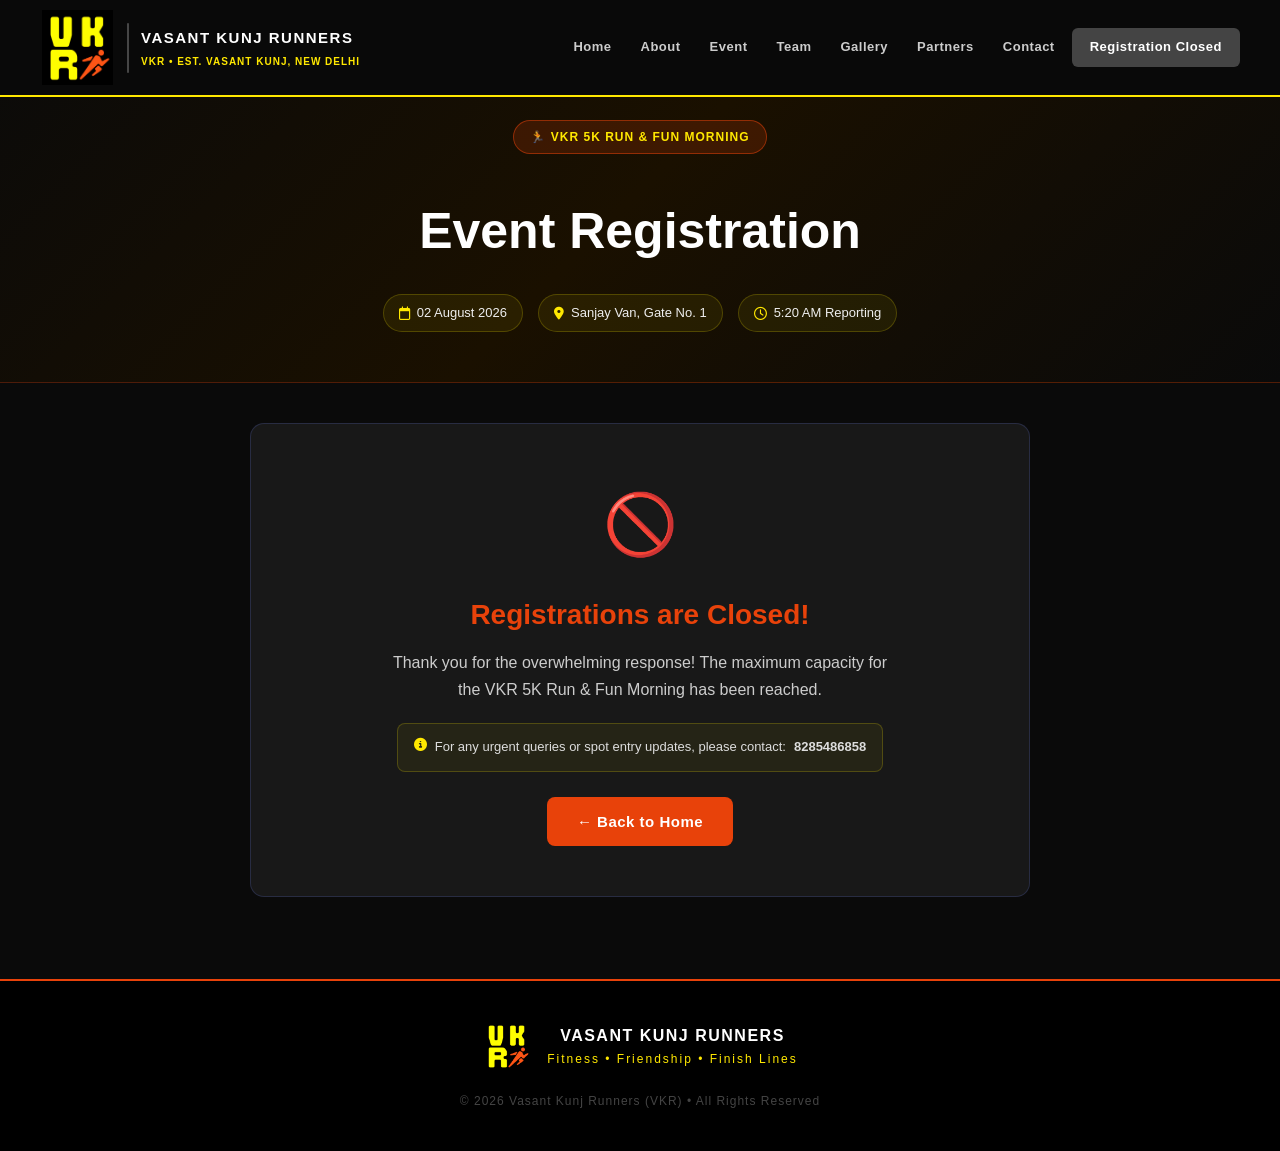
<file: register.html>
<!DOCTYPE html>
<html lang="en">
<head>
<meta charset="UTF-8">
<meta name="viewport" content="width=device-width, initial-scale=1.0">
<title>Register — VKR 5K Run & Fun Morning</title>
<link rel="stylesheet" href="style.css">
<link rel="stylesheet" href="https://cdnjs.cloudflare.com/ajax/libs/font-awesome/6.5.1/css/all.min.css">
<script src="https://checkout.razorpay.com/v1/checkout.js"></script>
</head>
<body>

<!-- HEADER -->
<header id="header">
  <div class="logo-section">
    <img src="vkr_logo.png" alt="VKR Logo">
    <div class="logo-divider"></div><div class="logo-text">
      <span class="logo-main">VASANT KUNJ RUNNERS</span>
      <span class="logo-sub">VKR • EST. VASANT KUNJ, NEW DELHI</span>
    </div>
  </div>
  <nav id="mainNav">
    <a href="index.html">Home</a>
    <a href="index.html#about">About</a>
    <a href="index.html#event">Event</a>
    <a href="index.html#team">Team</a>
    <a href="index.html#gallery">Gallery</a>
    <a href="index.html#partners">Partners</a>
    <a href="index.html#contact">Contact</a>
    <a href="javascript:void(0)" class="nav-cta" style="background:#444 !important; cursor:not-allowed;">Registration Closed</a>
  </nav>
  <button class="hamburger" onclick="toggleMenu()" aria-label="Menu">
    <span></span><span></span><span></span>
  </button>
</header>

<!-- REGISTER HERO -->
<div class="reg-hero">
  <div class="reg-hero-content">
    <div class="hero-badge">🏃 VKR 5K RUN & FUN MORNING</div>
    <h1>Event Registration</h1>
    <div class="reg-hero-meta">
      <span><i class="fa-regular fa-calendar"></i> 02 August 2026</span>
      <span><i class="fa-solid fa-location-dot"></i> Sanjay Van, Gate No. 1</span>
      <span><i class="fa-regular fa-clock"></i> 5:20 AM Reporting</span>
    </div>
  </div>
</div>

<!-- SUCCESS MESSAGE -->
<div id="successMsg" class="success-screen" style="display:none;">
  <div class="success-inner">
    <div class="success-icon">✅</div>
    <h2>Registration Successful!</h2>
    <p id="regIdDisplay" class="reg-id-text"></p>
    <p>Thank you for registering for VKR 5K Run & Fun Morning!</p>
    <p>Our team will verify your payment and confirm your registration.</p>
    <p>For any queries, contact: <strong>8285486858</strong></p>
    <a href="index.html" class="btn-primary" style="margin-top:25px;display:inline-block;">← Back to Home</a>
  </div>
</div>

<!-- REGISTRATION CLOSED CONTAINER -->
<div id="formContainer" class="reg-container">
  <div class="form-card" style="text-align: center; padding: 50px 20px;">
    <div style="font-size: 60px; margin-bottom: 15px;">🚫</div>
    <h2 style="color: var(--orange); font-size: 28px; margin-bottom: 10px; font-weight: 800;">Registrations are Closed!</h2>
    <p style="color: #ccc; font-size: 16px; max-width: 500px; margin: 0 auto 20px;">
      Thank you for the overwhelming response! The maximum capacity for the VKR 5K Run & Fun Morning has been reached.
    </p>
    <div class="payment-note" style="justify-content: center; display: inline-flex; text-align: left; margin-bottom: 25px;">
      <i class="fa-solid fa-circle-info"></i>
      For any urgent queries or spot entry updates, please contact: <strong>8285486858</strong>
    </div>
    <div>
      <a href="index.html" class="btn-primary" style="display: inline-block; padding: 12px 30px; text-decoration: none;">← Back to Home</a>
    </div>
  </div>
</div>

<!-- FOOTER -->
<footer>
  <div class="footer-inner">
    <div class="footer-logo">
      <img src="vkr_logo.png" alt="VKR">
      <div>
        <span class="footer-name">VASANT KUNJ RUNNERS</span>
        <span class="footer-tag">Fitness • Friendship • Finish Lines</span>
      </div>
    </div>
    <p class="footer-copy">© 2026 Vasant Kunj Runners (VKR) • All Rights Reserved</p>
  </div>
</footer>

<script src="script.js"></script>
</body>
</html>
</file>
<file: style.css>
/* ===========================
   RESET & BASE
=========================== */
*, *::before, *::after { margin:0; padding:0; box-sizing:border-box; }
html { scroll-behavior:smooth; font-size:16px; }
body { background:#0a0a0a; color:#f0f0f0; font-family:'Segoe UI',Arial,sans-serif; line-height:1.7; }
a { text-decoration:none; }
img { max-width:100%; }

/* ===========================
   COLOURS — VKR Yellow + Orange + Periwinkle
=========================== */
:root {
  --yellow:   #FFE800;
  --yellow-dark: #d4c000;
  --orange:   #E8420A;
  --orange-dark: #c03508;
  --blue:     #6272D4;
  --blue-dark: #4a5ab8;
  --blue-glow: rgba(98,114,212,0.18);
  --black:    #0a0a0a;
  --dark:     #111111;
  --dark2:    #181818;
  --dark3:    #202020;
  --border:   rgba(98,114,212,0.22);
  --text:     #f0f0f0;
  --muted:    #999;
  /* legacy alias */
  --red:      #E8420A;
  --red-dark: #c03508;
  --red-glow: rgba(232,66,10,0.15);
  --primary:  #6272D4;
  --accent:   #FFE800;
}

/* ===========================
   HEADER
=========================== */
header {
  position:fixed; top:0; left:0; width:100%; z-index:1000;
  background:rgba(10,10,10,0.97);
  backdrop-filter:blur(14px);
  border-bottom:2px solid var(--yellow);
  display:flex; align-items:center; justify-content:space-between;
  padding:10px 40px;
  transition:all .3s;
}
header.scrolled { padding:8px 40px; }

.logo-section { display:flex; align-items:center; gap:0; }
.logo-section img { width:75px; height:75px; object-fit:contain; }
.logo-divider {
  width:2px; height:50px;
  background:rgba(255,255,255,0.25);
  margin:0 12px;
  border-radius:2px;
}
.logo-text { display:flex; flex-direction:column; }
.logo-main { font-size:15px; font-weight:900; letter-spacing:1.5px; color:#fff; white-space:nowrap; }
.logo-sub  { font-size:10px; color:var(--yellow); letter-spacing:1px; font-weight:600; white-space:nowrap; margin-top:2px; }

nav { display:flex; align-items:center; gap:5px; }
nav a { color:#ccc; font-size:13px; font-weight:600; letter-spacing:.5px; padding:7px 12px; border-radius:6px; transition:all .2s; }
nav a:hover { color:#fff; background:rgba(98,114,212,0.15); }
.nav-cta { background:var(--orange) !important; color:#fff !important; padding:8px 18px !important; border-radius:6px !important; font-weight:800 !important; }
.nav-cta:hover { background:var(--orange-dark) !important; transform:translateY(-1px); }

.header-right { display:none; align-items:center; gap:12px; }
.store-icon-btn {
  display:flex; align-items:center; justify-content:center;
  width:38px; height:38px; border-radius:50%;
  background:var(--orange); color:#fff;
  font-size:16px; transition:.2s;
  border:2px solid var(--yellow);
}
.store-icon-btn:hover { background:var(--orange-dark); transform:translateY(-1px); }

.hamburger { display:none; flex-direction:column; gap:5px; background:none; border:none; cursor:pointer; padding:5px; }
.hamburger span { display:block; width:24px; height:2px; background:#fff; border-radius:2px; transition:.3s; }

/* ===========================
   HERO
=========================== */
.hero {
  position:relative; width:100%; height:100vh; min-height:500px;
  overflow:hidden; display:flex; align-items:center; justify-content:center;
}
.hero-slides { position:absolute; inset:0; }
.slide {
  position:absolute; inset:0;
  background-size:cover; background-position:center 20%;
  background-color:#181818;
  opacity:0; transition:opacity 1.2s ease-in-out;
}
.slide.active { opacity:1; }
.hero-overlay {
  position:absolute; inset:0; z-index:1;
  background:linear-gradient(to bottom,
    rgba(0,0,0,0.72) 0%,
    rgba(0,0,0,0.45) 40%,
    rgba(0,0,0,0.80) 100%);
}
.hero-content {
  position:relative; z-index:2;
  text-align:center; padding:0 20px; max-width:900px; margin:0 auto;
}
.hero-badge {
  display:inline-block;
  background:rgba(232,66,10,0.18);
  border:1px solid rgba(232,66,10,0.5);
  color:var(--yellow); font-size:12px; font-weight:700;
  letter-spacing:1px; padding:6px 16px; border-radius:50px;
  margin-bottom:20px; max-width:92vw; word-break:break-word;
}
@media(max-width:480px){
  .hero-badge { font-size:11px; letter-spacing:0.3px; padding:5px 12px; }
}
.hero-content h1 {
  font-size:clamp(38px,7vw,80px); font-weight:900;
  line-height:1.05; letter-spacing:-1px;
  color:#fff; text-shadow:0 4px 30px rgba(0,0,0,0.8);
  margin-bottom:15px;
}
.hero-accent { color:var(--yellow); }
.hero-tagline { font-size:clamp(14px,2vw,20px); color:#eee; letter-spacing:3px; margin-bottom:28px; text-shadow:0 2px 8px rgba(0,0,0,0.7); }
.hero-meta {
  display:flex; flex-wrap:wrap; gap:15px;
  justify-content:center; margin-bottom:32px;
}
.meta-item {
  display:flex; align-items:center; gap:8px;
  background:rgba(0,0,0,0.55); border:1px solid rgba(255,255,255,0.2);
  padding:8px 16px; border-radius:50px; font-size:13px; color:#fff;
  backdrop-filter:blur(4px);
}
.meta-item i { color:var(--yellow); }
.hero-actions { display:flex; gap:15px; justify-content:center; flex-wrap:wrap; margin-bottom:30px; }
.btn-primary {
  display:inline-flex; align-items:center; gap:8px;
  background:var(--orange); color:#fff; font-size:15px; font-weight:800;
  padding:14px 32px; border-radius:8px; border:none; cursor:pointer;
  transition:all .2s; letter-spacing:.5px;
}
.btn-primary:hover { background:var(--orange-dark); transform:translateY(-2px); box-shadow:0 8px 25px rgba(232,66,10,0.4); color:#fff; }
.btn-outline {
  display:inline-flex; align-items:center; gap:8px;
  background:rgba(0,0,0,0.4); color:#fff; font-size:15px; font-weight:700;
  padding:13px 30px; border-radius:8px; border:2px solid rgba(255,255,255,0.5);
  transition:all .2s; backdrop-filter:blur(4px);
}
.btn-outline:hover { border-color:var(--yellow); background:rgba(255,232,0,0.1); color:var(--yellow); }
.hero-socials { display:flex; gap:15px; justify-content:center; }
.hero-socials a {
  width:42px; height:42px; border-radius:50%;
  border:1px solid rgba(255,255,255,0.3); background:rgba(0,0,0,0.4);
  display:flex; align-items:center; justify-content:center;
  color:#fff; font-size:17px; transition:.2s;
}
.hero-socials a:hover { background:var(--orange); border-color:var(--orange); color:#fff; transform:translateY(-2px); }
.hero-scroll { position:absolute; bottom:25px; left:50%; transform:translateX(-50%); z-index:2; }
.hero-scroll span {
  display:block; width:2px; height:40px;
  background:linear-gradient(to bottom, var(--yellow), transparent);
  margin:0 auto; animation:scrollAnim 1.5s ease-in-out infinite;
}
@keyframes scrollAnim { 0%,100%{transform:scaleY(1);opacity:1} 50%{transform:scaleY(.5);opacity:.5} }

/* ===========================
   STATS BAR
=========================== */
.stats-bar {
  display:flex; justify-content:center; flex-wrap:wrap;
  background:var(--orange); padding:0;
  border-bottom:3px solid var(--yellow);
}
.stat {
  display:flex; flex-direction:column; align-items:center;
  padding:20px 35px; border-right:1px solid rgba(255,255,255,0.2);
  flex:1; min-width:120px;
}
.stat:last-child { border-right:none; }
.stat-num   { font-size:28px; font-weight:900; color:#fff; line-height:1; }
.stat-label { font-size:11px; color:rgba(255,255,255,0.85); letter-spacing:1px; margin-top:4px; text-transform:uppercase; }

/* ===========================
   SECTIONS
=========================== */
.section { padding:90px 5%; }
.section-dark { background:var(--dark); }
.section-inner { max-width:1100px; margin:0 auto; }
.section-label {
  font-size:11px; font-weight:700; letter-spacing:3px;
  color:var(--yellow); margin-bottom:10px; text-transform:uppercase;
}
.section-title {
  font-size:clamp(28px,4vw,44px); font-weight:900;
  color:#fff; margin-bottom:45px; line-height:1.1;
}
.red  { color:var(--orange); }
.red-icon { color:var(--orange); font-size:28px; margin-bottom:12px; display:block; }

/* ===========================
   ABOUT
=========================== */
.about-grid { display:grid; grid-template-columns:1fr 1fr; gap:40px; align-items:start; }
.about-text p { color:#ddd; margin-bottom:15px; font-size:15px; }
.about-tags { display:flex; flex-wrap:wrap; gap:10px; margin-top:20px; }
.about-tags span {
  background:var(--dark3); border:1px solid var(--border);
  padding:7px 15px; border-radius:50px; font-size:13px; color:#eee;
}
.about-card {
  background:var(--dark2); border:1px solid var(--border);
  border-left:3px solid var(--yellow);
  border-radius:12px; padding:30px;
}
.about-card-icon { font-size:36px; margin-bottom:15px; }
.about-card h3 { color:var(--yellow); font-size:18px; margin-bottom:12px; }
.about-card p  { color:#ccc; font-size:14px; }

/* WHAT WE STAND FOR */
.stand-for-btn {
  display:inline-flex; align-items:center; gap:8px;
  margin-top:22px; background:var(--blue);
  color:#fff; font-size:14px; font-weight:700;
  padding:11px 22px; border-radius:8px; border:none; cursor:pointer;
  transition:.2s;
}
.stand-for-btn:hover { background:var(--blue-dark); transform:translateY(-1px); }
.stand-for-box {
  display:none; margin-top:18px;
  background:rgba(98,114,212,0.1); border:1px solid rgba(98,114,212,0.3);
  border-radius:10px; padding:22px;
}
.stand-for-box.open { display:block; }
.stand-for-box p { color:#ddd; font-size:14px; line-height:1.8; }

/* ===========================
   EVENT DETAILS
=========================== */
.event-grid { display:grid; grid-template-columns:repeat(auto-fit,minmax(200px,1fr)); gap:20px; margin-bottom:35px; }
.event-detail-card {
  background:var(--dark2); border:1px solid var(--border);
  border-radius:12px; padding:25px 20px; text-align:center; transition:.2s;
}
.event-detail-card:hover { border-color:var(--yellow); transform:translateY(-3px); }
.event-detail-card h4 { color:var(--yellow); font-size:13px; letter-spacing:1px; margin-bottom:8px; text-transform:uppercase; }
.event-detail-card p  { color:#ddd; font-size:14px; line-height:1.6; }
.guidelines-box {
  background:rgba(232,66,10,0.07); border:1px solid rgba(232,66,10,0.25);
  border-radius:12px; padding:28px 30px;
}
.guidelines-box h3 { color:#fff; font-size:18px; margin-bottom:15px; }
.guidelines-box ul { list-style:none; display:grid; grid-template-columns:1fr 1fr; gap:10px; }
.guidelines-box ul li { color:#ddd; font-size:14px; padding-left:18px; position:relative; }
.guidelines-box ul li::before { content:"→"; color:var(--yellow); position:absolute; left:0; }

/* ===========================
   INCLUDES
=========================== */
.includes-grid { display:grid; grid-template-columns:repeat(auto-fit,minmax(220px,1fr)); gap:20px; margin-bottom:40px; }
.include-card {
  background:var(--dark2); border:1px solid var(--border);
  border-radius:12px; padding:25px 20px; text-align:center; transition:.2s;
}
.include-card:hover { border-color:var(--yellow); transform:translateY(-4px); box-shadow:0 8px 25px rgba(255,232,0,0.08); }
.include-icon  { font-size:36px; margin-bottom:12px; }
.include-card h4 { color:#fff; font-size:15px; margin-bottom:8px; }
.include-card p  { color:#999; font-size:13px; }
.includes-cta { text-align:center; background:var(--dark2); border:1px solid var(--border); border-radius:12px; padding:30px; }
.includes-cta p { color:#ddd; margin-bottom:20px; font-size:15px; }

/* ===========================
   TEAM
=========================== */
.team-grid { display:grid; grid-template-columns:repeat(auto-fit,minmax(260px,1fr)); gap:25px; margin-bottom:35px; }
.team-card {
  background:var(--dark2); border:1px solid var(--border);
  border-radius:14px; padding:30px; text-align:center; transition:.2s;
}
.team-card:hover { border-color:var(--yellow); transform:translateY(-4px); }
.team-avatar {
  width:70px; height:70px; border-radius:50%;
  background:var(--orange); color:#fff;
  font-size:22px; font-weight:800;
  display:flex; align-items:center; justify-content:center;
  margin:0 auto 15px;
}
.team-card h3   { color:#fff; font-size:20px; margin-bottom:5px; }
.team-role {
  display:inline-block; background:rgba(232,66,10,0.12);
  color:var(--orange); font-size:12px; padding:4px 12px;
  border-radius:50px; margin-bottom:12px; letter-spacing:.5px;
}
.team-card p { color:#999; font-size:13px; margin-bottom:15px; }
.team-contact {
  display:inline-flex; align-items:center; gap:7px;
  color:var(--yellow); font-size:13px; font-weight:600;
}
.team-avatar-wrap {
  width:100px; height:100px; margin:0 auto 15px;
  border-radius:50%; overflow:hidden; border:3px solid var(--orange);
}
.team-photo { width:100%; height:100%; object-fit:cover; border-radius:50%; }
.team-card .team-avatar {
  width:100px; height:100px; border-radius:50%;
  background:var(--orange); color:#fff;
  font-size:28px; font-weight:800;
  align-items:center; justify-content:center; margin:0 auto 15px;
}

/* SUPPORT TEAM 2x2 */
.support-team-grid {
  display:grid; grid-template-columns:1fr 1fr;
  gap:20px; margin:35px 0;
}
.support-card {
  background:var(--dark3); border:1px solid var(--border);
  border-radius:12px; padding:20px; text-align:center; transition:.2s;
  display:flex; flex-direction:column; align-items:center;
}
.support-card:hover { border-color:var(--yellow); transform:translateY(-3px); }
.support-avatar-wrap {
  width:75px; height:75px; margin:0 auto 12px;
  border-radius:50%; overflow:hidden; border:2px solid var(--orange);
}
.support-card h4 { color:#fff; font-size:16px; margin-bottom:4px; }
.support-card .team-role { color:var(--orange); font-size:11px; margin-bottom:8px; }
.support-card p  { color:#999; font-size:12px; line-height:1.5; }

.support-section { background:var(--dark2); border:1px solid var(--border); border-radius:12px; padding:30px; text-align:center; }
.support-section h3 { color:var(--yellow); font-size:18px; margin-bottom:15px; }
.support-names { color:#bbb; font-size:14px; line-height:2; }

/* ===========================
   GALLERY
=========================== */
.gallery-coming {
  background:var(--dark2); border:2px dashed rgba(255,232,0,0.2);
  border-radius:14px; padding:60px 30px; text-align:center;
}
.gallery-icon { font-size:60px; margin-bottom:20px; }
.gallery-coming h3 { color:#fff; font-size:24px; margin-bottom:12px; }
.gallery-coming p  { color:#999; font-size:15px; }

/* ===========================
   PARTNERS
=========================== */
.partners-grid { display:grid; grid-template-columns:1fr 1fr; gap:25px; }
.partner-info-card {
  background:var(--dark2); border:1px solid var(--border);
  border-radius:12px; padding:30px;
}
.partner-info-card h3 { color:#fff; font-size:18px; margin-bottom:10px; }
.partner-info-card p  { color:#bbb; font-size:14px; margin-bottom:8px; }
.btn-partner {
  display:inline-flex; align-items:center; gap:8px;
  background:#25d366; color:#fff; font-weight:700;
  padding:11px 22px; border-radius:8px; margin-top:15px;
  transition:.2s; font-size:14px;
}
.btn-partner:hover { background:#1da851; transform:translateY(-1px); color:#fff; }

/* ===========================
   CONTACT
=========================== */
.contact-grid { display:grid; grid-template-columns:repeat(auto-fit,minmax(220px,1fr)); gap:20px; margin-bottom:35px; }
.contact-card {
  background:var(--dark2); border:1px solid var(--border);
  border-radius:12px; padding:25px; text-align:center;
}
.contact-card h4 { color:var(--yellow); font-size:13px; letter-spacing:1px; margin:10px 0 12px; text-transform:uppercase; }
.contact-card a, .contact-card p { display:block; color:#bbb; font-size:14px; margin-bottom:6px; }
.contact-card a:hover { color:var(--yellow); }
.social-row { display:flex; flex-wrap:wrap; gap:12px; justify-content:center; }
.social-btn {
  display:inline-flex; align-items:center; gap:8px;
  padding:11px 22px; border-radius:8px;
  font-weight:700; font-size:14px; transition:.2s;
}
.social-btn:hover { transform:translateY(-2px); opacity:.9; }
.whatsapp  { background:#25d366; color:#fff; }
.instagram { background:linear-gradient(45deg,#f09433,#e6683c,#dc2743,#cc2366,#bc1888); color:#fff; }
.facebook  { background:#1877f2; color:#fff; }
.youtube   { background:#ff0000; color:#fff; }

/* ===========================
   FOOTER
=========================== */
footer { background:#000; border-top:2px solid var(--orange); padding:40px 5%; }
.footer-inner  { max-width:1100px; margin:0 auto; text-align:center; }
.footer-logo   { display:flex; align-items:center; gap:15px; justify-content:center; margin-bottom:20px; }
.footer-logo img { width:50px; height:50px; object-fit:contain; }
.footer-name   { display:block; font-size:16px; font-weight:800; color:#fff; letter-spacing:1.5px; }
.footer-tag    { display:block; font-size:12px; color:var(--yellow); letter-spacing:2px; }
.footer-links  { display:flex; gap:20px; justify-content:center; flex-wrap:wrap; margin-bottom:20px; }
.footer-links a { color:#666; font-size:13px; transition:.2s; }
.footer-links a:hover { color:var(--yellow); }
.footer-socials { display:flex; gap:15px; justify-content:center; margin-bottom:20px; }
.footer-socials a { color:#555; font-size:18px; transition:.2s; }
.footer-socials a:hover { color:var(--yellow); transform:translateY(-2px); }
.footer-copy   { color:#444; font-size:12px; letter-spacing:1px; }

/* ===========================
   REGISTER / ORDER PAGE HERO
=========================== */
.reg-hero {
  background:linear-gradient(135deg, #0a0a0a 0%, #1a1000 50%, #0a0a0a 100%);
  border-bottom:1px solid rgba(232,66,10,0.3);
  padding:120px 5% 50px; text-align:center;
}
.reg-hero-content { max-width:700px; margin:0 auto; }
.reg-hero h1 { font-size:clamp(28px,5vw,50px); font-weight:900; color:#fff; margin:15px 0; }
.reg-hero-meta { display:flex; flex-wrap:wrap; gap:15px; justify-content:center; margin-top:20px; }
.reg-hero-meta span {
  display:flex; align-items:center; gap:7px;
  background:rgba(255,232,0,0.07); border:1px solid rgba(255,232,0,0.2);
  padding:7px 15px; border-radius:50px; font-size:13px; color:#eee;
}
.reg-hero-meta i { color:var(--yellow); }

.reg-container { max-width:820px; margin:0 auto; padding:40px 20px 60px; }
.reg-fee-banner {
  background:var(--orange); color:#fff;
  display:flex; align-items:center; justify-content:center;
  gap:20px; flex-wrap:wrap;
  padding:14px 20px; border-radius:10px; margin-bottom:25px;
  font-size:15px; border-bottom:3px solid var(--yellow);
}
.fee-divider { opacity:.5; }

.form-card {
  background:var(--dark2); border:1px solid var(--border);
  border-radius:14px; padding:30px; margin-bottom:22px;
}
.form-card-header { display:flex; align-items:center; gap:12px; margin-bottom:25px; border-bottom:1px solid var(--border); padding-bottom:15px; }
.form-card-header i  { font-size:22px; }
.form-card-header h3 { color:#fff; font-size:18px; }

.form-row { display:grid; grid-template-columns:1fr 1fr; gap:15px; }
.form-group { margin-bottom:18px; }
.form-group label { display:block; color:#bbb; font-size:13px; font-weight:600; margin-bottom:7px; }
.form-group input[type="text"],
.form-group input[type="tel"],
.form-group input[type="email"],
.form-group input[type="date"],
.form-group input[type="number"],
.form-group textarea {
  width:100%; padding:11px 15px;
  background:var(--dark3); border:1px solid rgba(255,255,255,0.1);
  border-radius:8px; color:#fff; font-size:14px; transition:border-color .2s;
}
.form-group input:focus, .form-group textarea:focus { outline:none; border-color:var(--yellow); box-shadow:0 0 0 2px rgba(255,232,0,0.1); }
.form-group input[type="file"] {
  width:100%; padding:10px; background:var(--dark3);
  border:2px dashed rgba(232,66,10,0.4); border-radius:8px;
  color:#bbb; cursor:pointer; font-size:13px;
}
.form-group small { color:#555; font-size:12px; margin-top:5px; display:block; }
.req { color:var(--orange); }
.opt { color:#555; font-size:11px; font-weight:400; }

.radio-group { display:flex; flex-wrap:wrap; gap:10px; margin-top:5px; }
.radio-pill {
  display:flex; align-items:center; gap:7px;
  background:var(--dark3); border:1px solid rgba(255,255,255,0.1);
  padding:8px 15px; border-radius:50px; cursor:pointer;
  font-size:13px; color:#ccc; transition:.2s;
}
.radio-pill:hover { border-color:var(--yellow); color:#fff; }
.radio-pill input { accent-color:var(--orange); }

.size-group { display:flex; flex-wrap:wrap; gap:10px; margin-top:5px; }
.size-pill  { cursor:pointer; }
.size-pill input { display:none; }
.size-pill span {
  display:flex; align-items:center; justify-content:center;
  width:55px; height:45px;
  background:var(--dark3); border:1px solid rgba(255,255,255,0.1);
  border-radius:8px; font-size:13px; font-weight:700; color:#bbb; transition:.2s;
}
.size-pill:hover span { border-color:var(--yellow); color:#fff; }
.size-pill input:checked + span { background:var(--orange); border-color:var(--yellow); color:#fff; }

.payment-card { background:rgba(232,66,10,0.05); border-color:rgba(232,66,10,0.25); }
.payment-box {
  display:flex; align-items:center; justify-content:space-around;
  gap:30px; flex-wrap:wrap; margin-bottom:20px;
  background:var(--dark3); border-radius:10px; padding:25px;
}
.payment-title  { color:#888; font-size:12px; letter-spacing:1px; text-transform:uppercase; margin-bottom:5px; }
.payment-number { font-size:34px; font-weight:900; color:var(--yellow); letter-spacing:2px; }
.payment-name   { color:#888; font-size:13px; margin-top:3px; }
.fee-info { display:flex; gap:15px; margin-top:12px; }
.fee-info span  { background:rgba(255,232,0,0.07); border:1px solid rgba(255,232,0,0.2); padding:6px 14px; border-radius:50px; font-size:13px; color:#eee; }
.payment-right img { width:140px; height:140px; object-fit:contain; border:2px solid var(--orange); border-radius:10px; background:#fff; padding:5px; }
.payment-right p { text-align:center; color:#555; font-size:12px; margin-top:6px; }
.payment-note {
  background:rgba(255,232,0,0.06); border:1px solid rgba(255,232,0,0.2);
  border-radius:8px; padding:12px 16px; font-size:13px; color:#ddd;
  margin-bottom:18px; display:flex; align-items:flex-start; gap:8px;
}
.payment-note i { color:var(--yellow); margin-top:2px; flex-shrink:0; }

.terms-list { display:flex; flex-direction:column; gap:14px; }
.check-label { display:flex; align-items:flex-start; gap:10px; cursor:pointer; font-size:14px; color:#bbb; }
.check-label input { accent-color:var(--orange); width:17px; height:17px; margin-top:2px; flex-shrink:0; }

.form-actions { display:flex; gap:15px; justify-content:center; flex-wrap:wrap; margin-top:5px; }
.btn-submit { font-size:16px; padding:15px 40px; }
.btn-reset {
  display:inline-flex; align-items:center; gap:8px;
  background:var(--dark3); color:#bbb; border:1px solid var(--border);
  padding:14px 28px; border-radius:8px; cursor:pointer;
  font-size:14px; font-weight:600; transition:.2s;
}
.btn-reset:hover { background:var(--dark2); color:#fff; border-color:var(--yellow); }

.success-screen { max-width:600px; margin:80px auto 40px; padding:20px; }
.success-inner {
  background:var(--dark2); border:1px solid rgba(255,232,0,0.25);
  border-radius:16px; padding:50px 30px; text-align:center;
}
.success-icon    { font-size:60px; margin-bottom:20px; }
.success-inner h2 { color:var(--yellow); font-size:28px; margin-bottom:15px; }
.success-inner p  { color:#bbb; font-size:15px; margin-bottom:10px; }
.reg-id-text     { color:var(--orange); font-size:20px; font-weight:800; margin:10px 0; }

.total-display {
  background:rgba(255,232,0,0.08); border:1px solid rgba(255,232,0,0.25);
  border-radius:8px; padding:11px 15px;
  color:var(--yellow); font-size:22px; font-weight:900;
}

/* LOADING SPINNER */
.loading-box {
  display:flex; align-items:center; justify-content:center; gap:12px;
  text-align:center; padding:18px; color:var(--yellow); font-weight:700;
  background:rgba(255,232,0,0.06); border:1px solid rgba(255,232,0,0.2);
  border-radius:10px; font-size:14px;
}
.loading-spinner {
  width:20px; height:20px; border-radius:50%;
  border:3px solid rgba(255,232,0,0.25);
  border-top-color:var(--yellow);
  animation:spin .8s linear infinite;
  flex-shrink:0;
}
@keyframes spin { to { transform:rotate(360deg); } }

/* ===========================
   VKR STORE
=========================== */
.store-sub { color:#999; font-size:15px; margin-bottom:35px; text-align:center; }
.store-grid {
  display:grid; grid-template-columns:repeat(auto-fill,minmax(260px,1fr));
  gap:25px; margin-bottom:30px;
}
.product-card {
  background:var(--dark2); border:1px solid var(--border);
  border-radius:14px; overflow:hidden; transition:.2s;
}
.product-card:hover { border-color:var(--yellow); transform:translateY(-4px); box-shadow:0 10px 30px rgba(255,232,0,0.08); }
.product-img-wrap { position:relative; width:100%; height:220px; background:var(--dark3); }
.product-img { width:100%; height:100%; object-fit:cover; }
.product-placeholder {
  width:100%; height:100%;
  flex-direction:column; align-items:center; justify-content:center; color:#444; gap:10px;
}
.product-placeholder i { font-size:48px; }
.product-badge {
  position:absolute; top:12px; left:12px;
  background:var(--orange); color:#fff;
  font-size:11px; font-weight:800; letter-spacing:1px;
  padding:4px 10px; border-radius:50px;
}
.product-info   { padding:20px; }
.product-info h3 { color:#fff; font-size:17px; margin-bottom:8px; }
.product-desc   { color:#888; font-size:13px; margin-bottom:12px; line-height:1.6; }
.product-sizes  { display:flex; gap:6px; flex-wrap:wrap; margin-bottom:15px; }
.product-sizes span {
  background:var(--dark3); border:1px solid var(--border);
  color:#bbb; font-size:11px; font-weight:700; padding:4px 10px; border-radius:5px;
}
.product-footer { display:flex; align-items:center; justify-content:space-between; }
.product-price  { color:var(--yellow); font-size:24px; font-weight:900; }
.btn-order {
  background:var(--orange); color:#fff; font-size:13px; font-weight:700;
  padding:9px 18px; border-radius:8px; transition:.2s; border:none;
}
.btn-order:hover { background:var(--orange-dark); color:#fff; transform:translateY(-1px); }
.store-note {
  display:flex; align-items:flex-start; gap:10px;
  background:rgba(255,255,255,0.03); border:1px solid var(--border);
  border-radius:10px; padding:15px 18px; color:#888; font-size:13px;
}
.store-note i { color:var(--yellow); margin-top:2px; flex-shrink:0; }

/* T-SHIRT SLIDER */
.tshirt-slider { position:relative; width:100%; height:100%; }
.tslide { position:absolute; inset:0; opacity:0; transition:opacity .5s ease; }
.tslide.active { opacity:1; }
.tslide img { width:100%; height:100%; object-fit:cover; }
.tslider-btn {
  position:absolute; top:50%; transform:translateY(-50%);
  background:rgba(0,0,0,0.55); border:none; color:#fff;
  width:32px; height:32px; border-radius:50%; font-size:13px;
  cursor:pointer; z-index:5; display:flex; align-items:center; justify-content:center;
  transition:.2s;
}
.tslider-btn:hover { background:var(--orange); }
.tslider-prev { left:8px; }
.tslider-next { right:8px; }
.tslider-dots {
  position:absolute; bottom:8px; left:50%; transform:translateX(-50%);
  display:flex; gap:5px; z-index:5;
}
.tdot {
  width:7px; height:7px; border-radius:50%;
  background:rgba(255,255,255,0.4); cursor:pointer; transition:.2s;
}
.tdot.active { background:var(--yellow); }

/* COMING SOON PRODUCT */
.product-coming {
  background:var(--dark2); border:1px solid var(--border);
  border-radius:14px; overflow:hidden; transition:.2s; opacity:.75;
}
.product-coming:hover { border-color:var(--blue); transform:translateY(-2px); opacity:1; }
.product-coming .product-badge { background:var(--blue); }
.coming-placeholder {
  width:100%; height:180px; background:var(--dark3);
  display:flex; flex-direction:column; align-items:center; justify-content:center;
  gap:10px; color:#555;
}
.coming-placeholder i { font-size:40px; }
.coming-placeholder span { font-size:12px; letter-spacing:1px; }

/* ===========================
   GALLERY PAGE
=========================== */
.gallery-section { padding:50px 5% 80px; }
.gallery-inner   { max-width:1100px; margin:0 auto; }
.carousel-wrap {
  position:relative; width:100%; border-radius:14px; overflow:hidden;
  background:var(--dark2); margin-bottom:15px; border:1px solid var(--border);
}
.carousel-main  { position:relative; width:100%; height:520px; }
.carousel-slide {
  position:absolute; inset:0; display:flex; align-items:center; justify-content:center;
  opacity:0; transition:opacity .5s ease; cursor:pointer;
}
.carousel-slide.active { opacity:1; }
.carousel-slide img { width:100%; height:100%; object-fit:contain; background:#111; }
.carousel-btn {
  position:absolute; top:50%; transform:translateY(-50%);
  background:rgba(232,66,10,0.7); border:none; color:#fff;
  width:45px; height:45px; border-radius:50%; font-size:18px; cursor:pointer; z-index:10;
  display:flex; align-items:center; justify-content:center; transition:.2s;
}
.carousel-btn:hover { background:var(--orange); }
.carousel-prev { left:15px; }
.carousel-next { right:15px; }
.carousel-counter {
  position:absolute; bottom:15px; right:15px;
  background:rgba(0,0,0,0.7); color:#fff; font-size:13px;
  padding:5px 12px; border-radius:50px;
}
.thumb-strip { display:flex; gap:8px; overflow-x:auto; padding:5px 0 10px; scroll-behavior:smooth; }
.thumb-strip::-webkit-scrollbar { height:4px; }
.thumb-strip::-webkit-scrollbar-track { background:var(--dark2); border-radius:2px; }
.thumb-strip::-webkit-scrollbar-thumb { background:var(--orange); border-radius:2px; }
.thumb-item {
  flex-shrink:0; width:80px; height:60px; border-radius:8px; overflow:hidden;
  border:2px solid transparent; cursor:pointer; transition:.2s; opacity:.6;
}
.thumb-item:hover { opacity:1; border-color:rgba(255,232,0,0.5); }
.thumb-item.active { border-color:var(--yellow); opacity:1; }
.thumb-item img { width:100%; height:100%; object-fit:cover; }
.gallery-grid-full {
  display:grid; grid-template-columns:repeat(auto-fill,minmax(220px,1fr)); gap:12px;
}
.gallery-cell {
  aspect-ratio:1; border-radius:10px; overflow:hidden;
  cursor:pointer; background:var(--dark2); border:1px solid var(--border); transition:.2s;
}
.gallery-cell:hover { transform:scale(1.03); border-color:var(--yellow); }
.gallery-cell img { width:100%; height:100%; object-fit:cover; transition:.3s; }
.gallery-cell:hover img { transform:scale(1.05); }
.lightbox {
  position:fixed; inset:0; z-index:9999; background:rgba(0,0,0,0.96);
  display:none; align-items:center; justify-content:center; backdrop-filter:blur(8px);
}
.lightbox.open { display:flex; }
.lightbox-img { max-width:90vw; max-height:85vh; object-fit:contain; border-radius:8px; }
.lightbox-close {
  position:absolute; top:20px; right:20px;
  background:rgba(232,66,10,0.4); border:none; color:#fff;
  width:44px; height:44px; border-radius:50%; font-size:20px; cursor:pointer; transition:.2s;
  display:flex; align-items:center; justify-content:center;
}
.lightbox-close:hover { background:var(--orange); }
.lightbox-prev, .lightbox-next {
  position:absolute; top:50%; transform:translateY(-50%);
  background:rgba(232,66,10,0.4); border:none; color:#fff;
  width:50px; height:50px; border-radius:50%; font-size:20px; cursor:pointer; transition:.2s;
  display:flex; align-items:center; justify-content:center;
}
.lightbox-prev { left:20px; }
.lightbox-next { right:20px; }
.lightbox-prev:hover, .lightbox-next:hover { background:var(--orange); }
.lightbox-counter {
  position:absolute; bottom:20px; left:50%; transform:translateX(-50%);
  color:#fff; font-size:14px; background:rgba(0,0,0,0.6); padding:6px 16px; border-radius:50px;
}

/* ===========================
   MOBILE
=========================== */
@media(max-width:900px){
  header { padding:10px 20px; }
  .header-right { display:flex; }
  nav { display:none; position:absolute; top:100%; left:0; width:100%; background:#0f0f0f; flex-direction:column; padding:15px; gap:5px; border-bottom:2px solid var(--yellow); }
  nav.open { display:flex; }
  nav a { padding:12px 15px; width:100%; border-radius:8px; font-size:14px; }
  .nav-cta { text-align:center; }
  .hamburger { display:flex; }
  .about-grid { grid-template-columns:1fr; }
  .guidelines-box ul { grid-template-columns:1fr; }
  .partners-grid { grid-template-columns:1fr; }
  .form-row { grid-template-columns:1fr; }
  .payment-box { flex-direction:column; text-align:center; }
  .fee-info { justify-content:center; }
  .form-actions { flex-direction:column; align-items:center; }
  .btn-submit, .btn-reset { width:100%; max-width:340px; justify-content:center; }
  .stat { padding:15px 20px; }
  .stat-num { font-size:22px; }
}
@media(max-width:600px){
  .hero { height:100svh; min-height:100svh; }
  .hero-content h1 { font-size:32px; }
  .section { padding:60px 5%; }
  .section-title { font-size:26px; }
  .stats-bar { gap:0; }
  .stat { min-width:50%; border-bottom:1px solid rgba(255,255,255,0.1); }
  .reg-hero { padding:100px 5% 35px; }
  .reg-container { padding:25px 15px 50px; }
  .form-card { padding:20px 15px; }
  .store-grid { grid-template-columns:1fr; }
  .support-team-grid { grid-template-columns:1fr 1fr; gap:12px; }
  .support-card { padding:15px 10px; }
  .support-avatar-wrap { width:60px; height:60px; }
  .support-card h4 { font-size:14px; }
  .carousel-main { height:280px; }
  .gallery-grid-full { grid-template-columns:repeat(auto-fill,minmax(140px,1fr)); gap:8px; }
  .lightbox-prev { left:8px; }
  .lightbox-next { right:8px; }
}
@media(max-width:480px){
  .logo-main { font-size:12px; letter-spacing:.3px; white-space:nowrap; }
  .logo-sub  { font-size:8.5px; letter-spacing:0px; white-space:nowrap; }
  .logo-section img { width:55px; height:55px; }
  .logo-divider { height:38px; margin:0 8px; }
  header { padding:6px 12px; }
}

/* ===========================
   SPONSOR / PARTNER SLIDER
=========================== */
.sponsor-slider-wrap{
  overflow:hidden;
  width:100%;
  margin-top:20px;
  padding:20px 0;
}
.sponsor-title{
  text-align:center;
  font-size:14px;
  letter-spacing:1px;
  text-transform:uppercase;
  color:#888;
  margin-bottom:20px;
}
.sponsor-track{
  display:flex;
  align-items:center;
  gap:50px;
  width:max-content;
  animation:sponsorSlide 15s linear infinite;
}
.sponsor-item{
  flex:0 0 auto;
  width:150px;
  height:100px;
  display:flex;
  align-items:center;
  justify-content:center;
}
.sponsor-item img{
  max-width:100%;
  max-height:100%;
  object-fit:contain;
  transition:transform .3s ease;
}
.sponsor-item img:hover{
  transform:scale(1.08);
}
@keyframes sponsorSlide{
  0%{ transform:translateX(0); }
  100%{ transform:translateX(-50%); }
}
@media(max-width:600px){
  .sponsor-item{ width:110px; height:75px; }
  .sponsor-track{ gap:30px; }
}
</file>
